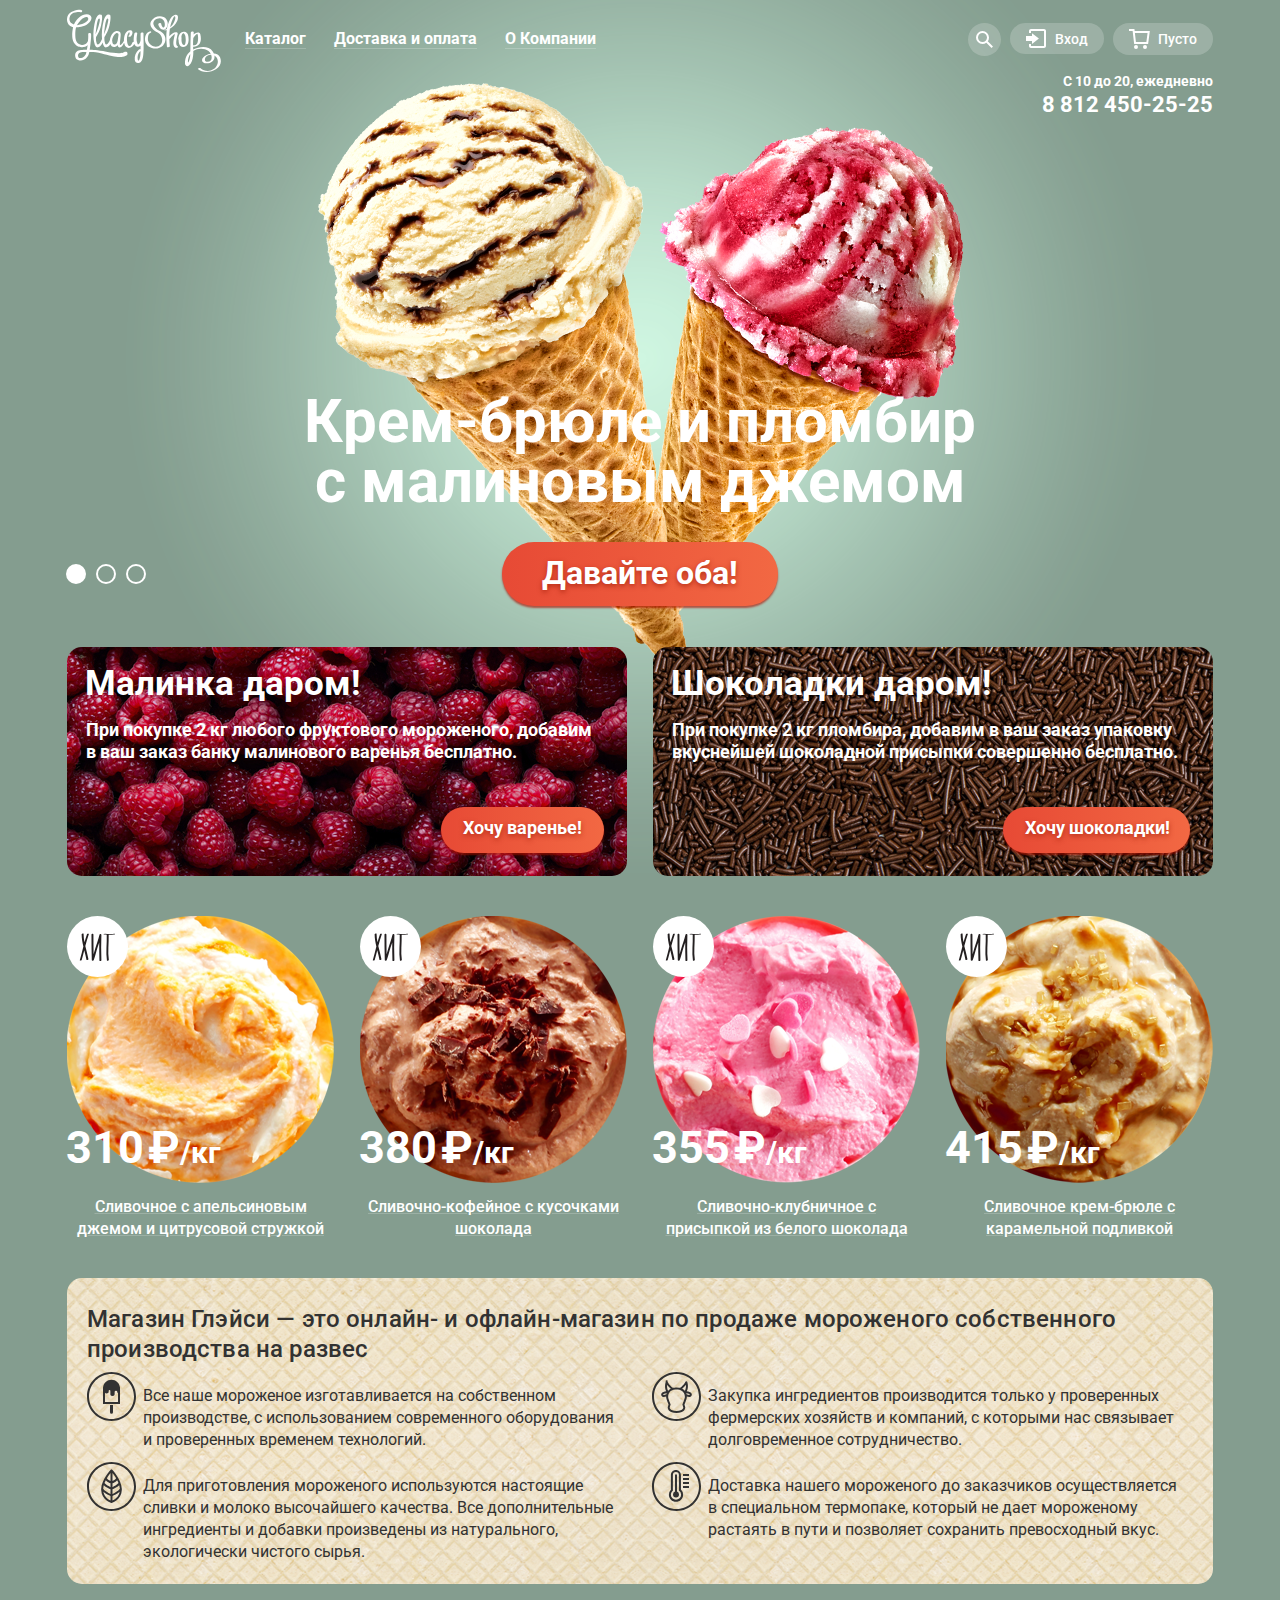
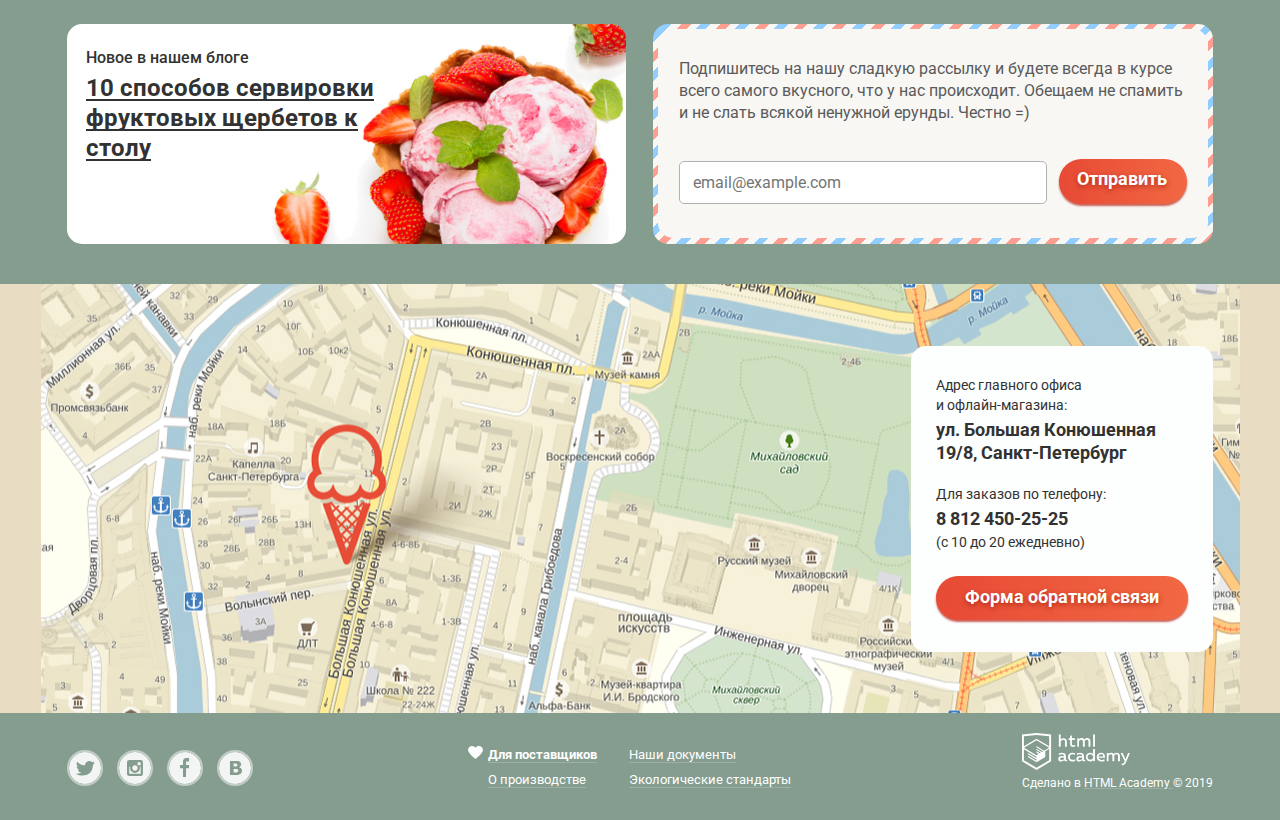
<file: index.html>
<!DOCTYPE html>
<html lang="ru">
  <head>
    <meta charset="utf-8">
    <title>HTML Academy: Глейси</title>
    <link 
    href="https://fonts.googleapis.com/css?family=Roboto:400,500,700&display=swap&subset=cyrillic" 
    rel="stylesheet">
    <link href="css/normalize.css" rel="stylesheet">
    <link href="css/style.min.css" rel="stylesheet">
  </head>
  <body class="bckg1">
    <header class="main-header container">
      <nav class="main-navigation">
        <a  class="main-navigation-logo">
          <img src="img/logo.svg" width="154" height="64"
          alt="Логотип «Глейси»">
        </a>
        <ul class="site-navigation">
          <li class="item-site-navigation">
            <a class="site-navigation-button" href="catalog.html">
              <span>Каталог</span>
            </a>
            <div class="hidden-popup">
              <ul class="pop-up">
                <li class="pop-up-item"><a href="">Новинки</a></li>
                <li class="pop-up-item"><a href="catalog.html">Сливочное</a> </li>
                <li class="pop-up-item"><a href="">Щербеты</a> </li>
                <li class="pop-up-item"><a href="">Фруктовый лед</a> </li>
                <li class="pop-up-item"><a href="">Мелорин</a> </li>
              </ul>
            </div>
          </li>
          <li class="item-site-navigation">
            <a class="site-navigation-button" href="Shipping-and-payment.html">
              <span>Доставка и оплата</span>
            </a>
          </li>
          <li class="item-site-navigation">
            <a class="site-navigation-button" href="about-company.html">
              <span>О Компании</span>
            </a>
          </li>
        </ul>
        <ul class="user-navigation">
          <li class="item-user-navigation">
            <a  class="user-button" href="#" aria-label="Поиск по сайту">
              <svg xmlns="http://www.w3.org/2000/svg" xmlns:xlink="http://www.w3.org/1999/xlink" 
              width="17" height="17" viewBox="0 0 17 17"><path d="M16.958 15.527L11.75 
              10.32A6.455 6.455 0 0 0 13 6.5 6.5 6.5 0 1 0 6.5 13a6.465 6.465 0 0 0 
              3.839-1.263l5.205 5.204 1.414-1.414zM6.5 11C4.019 11 2 8.981 2 6.5S4.019 2 6.5 2 11 
              4.019 11 6.5 8.981 11 6.5 11z"/></svg>
            </a>
            <div class="hidden-popup">
              <div class="pop-up">
                <h2 class="visually-hidden">Поиск по сайту</h2>
                <form class="pop-up-form" action="https://echo.htmlacademy.ru" method="POST">
                  <input type="text" name="search" placeholder="Крем-брюле">
                </form>
              </div>
            </div>
          </li>
          <li class="item-user-navigation">
            <a class="user-button" href="#" aria-label="Личный кабинет">
              <svg xmlns="http://www.w3.org/2000/svg" xmlns:xlink="http://www.w3.org/1999/xlink" 
              width="21" height="19" viewBox="0 0 21 19"><g><path d="M6 14.875L12.917 
              9.5 6 4.125v2.917H-.042v4.917H6z"/><path d="M18 0H5C3.9 0 3 .9 3 
              2v2h2V2h13v15H5v-2H3v2c0 1.1.9 2 2 2h13c1.1 0 2-.9 2-2V2c0-1.1-.9-2-2-2z"/>
              </g></svg>
               <span>Вход</span>
            </a>
            <div class="hidden-popup">
              <div class="pop-up">
                <form class="pop-up-form" action="https://echo.htmlacademy.ru" method="POST">
                  <input type="email" name="email" placeholder="email@example.com">
                  <input type="password" name="password" placeholder="••••••••">
                  <div class="one-row">
                      <button class="button" type="submit">Войти</button>
                      <div class="one-column-popap">
                        <a href="#" aria-label="Восстановление пароля">
                          Забыли пароль?
                        </a>
                        <a href="#" aria-label="Страница регистрации">
                          Новая регистрация
                        </a>
                      </div>
                  </div>
                </form>
              </div>
            </div>
          </li>
          <li class="item-user-navigation">
            <a class="user-button" href="#" aria-label="Ваша корзина товаров">
              <svg xmlns="http://www.w3.org/2000/svg" width="21" height="20" 
              viewBox="0 0 21 20"><g><path d="M5.657 2.031L5.422 0H0v2h3.64l1.5 
              13h13.988l1.699-12.969H5.657zM17.372 13H6.922L5.888 4.031h12.66L17.372 13z"/>
              <circle cx="6.984" cy="18" r="2"/><circle cx="15.984" cy="18" r="2"/></g></svg>
              <span>Пусто</span> 
            </a>
          </li>
        </ul>
      </nav>
      <div class="working-hours">
        <p>С 10 до 20, ежедневно</p>
        <a href="tel:88124502525">8 812 450-25-25</a>
      </div>
    </header>
    <main>
      <h1 class="visually-hidden">Глейси</h1>
      <section class="best-deal container">
        <h2 class="visually-hidden">Лучшие предложения</h2>
        <ul class="best-deal-list">
          <li class="best-deal-item">
            <figure>
              <img src="img/two-ice-creams.png" width="1045" height="881"
              alt="Крем-брюле и пломбир с малиновым джемом">
              <figcaption>
                <h3>Крем-брюле и пломбир с малиновым джемом</h3>
                <a class="button" href="#" 
                  aria-label="Ваша корзина товаров">Давайте оба!</a>
              </figcaption>
            </figure>
          </li>
          <li class="best-deal-item">
            <figure>
              <img src="img/two-ice-creams-2.png" width="1065" height="859"
              alt="Шоколадный пломбир и лимонный сорбет ">
              <figcaption>
                <h3>Шоколадный пломбир и лимонный сорбет </h3>
                <a class="button" href="#" 
                  aria-label="Ваша корзина товаров">Давайте оба!</a>
              </figcaption>
            </figure>
          </li>
          <li class="best-deal-item">
            <figure>
              <img src="img/two-ice-creams-3.png" width="1079" height="854"
              alt="Пломбир с помадкой и клубничный щербет">
              <figcaption>
                <h3>Пломбир с помадкой и клубничный щербет</h3>
                <a class="button" href="#" 
                  aria-label="Ваша корзина товаров">Давайте оба!</a>
              </figcaption>
            </figure>
          </li>
        </ul>
        <ul class="slider">
          <li class="slider-item slider-default">
            <button class="slider-switch1 slider-default" type="button" aria-label="Первое предложение"></button>
          </li>
          <li class="slider-item">
            <button class="slider-switch2" type="button" aria-label="Второе предложение"></button>
          </li>
          <li class="slider-item">
            <button class="slider-switch3" type="button" aria-label="Третье предложение"></button>
          </li>
        </ul>
      </section>
      <section class="stocks-container container">
        <h2 class="visually-hidden">Акции</h2>
        <ul class="stocks">
          <li class="raspberry">
            <h3>Малинка даром!</h3>
            <p>При покупке 2 кг любого фруктового мороженого, добавим в ваш 
              заказ банку малинового варенья бесплатно.
            </p>
            <a  class="button" href="catalog.html" 
            aria-label="Каталог товаров">
              Хочу варенье!
            </a>
          </li>
          <li class="chocolate">
            <h3>Шоколадки даром!</h3>
            <p>При покупке 2 кг пломбира, добавим в ваш заказ упаковку 
              вкуснейшей шоколадной присыпки совершенно бесплатно.
            </p>
            <a class="button" href="catalog.html" 
            aria-label="Каталог товаров">
              Хочу шоколадки!
            </a>
          </li>
        </ul>
      </section>
      <section class="bestsellers container">
        <h2 class="visually-hidden">Хиты продаж!</h2>
        <ul class="product-list">
          <li class="product-item">
            <a class="hideaway" href="item1.html" aria-label="Страница товара 
            «Сливочное с апельсиновым джемом и цитрусовой стружкой»">
              <figure>
                <img src="img/1.png" width="267" height="267" 
                alt="Сливочное с апельсиновым джемом и цитрусовой стружкой">
                <img src="img/hit.svg" width="61" height="61" alt="Хит">
                <figcaption>
                  <h3>Сливочное с апельсиновым джемом и цитрусовой стружкой</h3>
                  <p>310 &#8381;<span>/кг</span></p>
                </figcaption>
              </figure>
              <div class="button">Быстрый просмотр</div>
            </a>
          </li>
          <li class="product-item">
            <a class="hideaway" href="item2.html" aria-label="Страница товара 
            «Сливочно-кофейное с кусочками шоколада»">
              <figure>
                <img src="img/2.png" width="267" height="267" 
                alt="Сливочно-кофейное с кусочками шоколада">
                <img src="img/hit.svg" width="61" height="61" alt="Хит">
                <figcaption>
                  <h3>Сливочно-кофейное с кусочками шоколада</h3>
                  <p>380 &#8381;<span>/кг</span></p>
                </figcaption>
              </figure>
              <div class="button">Быстрый просмотр</div>
            </a>
          </li>
          <li class="product-item">
            <a class="hideaway" href="item3.html" aria-label="Страница товара 
            «Сливочно-клубничное с присыпкой из белого шоколада»">
              <figure>
                <img src="img/3.png" width="267" height="267" 
                alt="Сливочно-клубничное с присыпкой из белого шоколада"> 
                <img src="img/hit.svg" width="61" height="61" alt="Хит">
                <figcaption>
                  <h3>Сливочно-клубничное с присыпкой из белого шоколада</h3>
                  <p>355 &#8381;<span>/кг</span></p>
                </figcaption>
              </figure>
              <div class="button">Быстрый просмотр</div>
            </a>
          </li>
          <li class="product-item">
            <a class="hideaway" href="item4.html" aria-label="Страница товара 
            «Сливочное крем-брюле с карамельной подливкой»">
              <figure>
                <img src="img/4.png" width="267" height="267" 
                alt="Сливочное крем-брюле с карамельной подливкой">
                <img src="img/hit.svg" width="61" height="61" alt="Хит">
                <figcaption>
                  <h3>Сливочное крем-брюле с карамельной подливкой</h3>
                  <p>415 &#8381;<span>/кг</span></p>
                </figcaption>
              </figure>
              <div class="button">Быстрый просмотр</div>
            </a>
          </li>
        </ul>
      </section>
      <section class="container">
        <div class="advantages">
        <h2 class="visually-hidden">Преимущества</h2>
        <p>
          Магазин Глэйси — это онлайн- и офлайн-магазин по продаже мороженого 
          собственного производства на развес
        </p>
        <ul>
          <li class="advantages-item">
            <img src="img/ice-cream.svg" width="49" height="49" alt="Мороженко">
            <p>
              Все наше мороженое изготавливается на собственном 
              производстве, с использованием современного оборудования и 
              проверенных временем технологий.
            </p>
          </li>
          <li class="advantages-item">
            <img src="img/cow.svg" width="49" height="49" alt="Корова">
            <p>
              Закупка ингредиентов  производится только у проверенных 
              фермерских хозяйств и компаний, с которыми нас связывает 
              долговременное сотрудничество.
            </p>
          </li>
          <li class="advantages-item">
            <img src="img/leaf.svg" width="49" height="49" alt="Листочек">
            <p>
              Для приготовления мороженого используются настоящие сливки и 
              молоко высочайшего качества. Все дополнительные ингредиенты и 
              добавки произведены из натурального, экологически чистого сырья. 
            </p>
          </li>
          <li class="advantages-item">
            <img src="img/thermometer.svg" width="49" height="49" alt="Градусник">
            <p>
              Доставка нашего мороженого до заказчиков осуществляется в 
              специальном термопаке, который не дает мороженому растаять в 
              пути и позволяет сохранить превосходный вкус.
            </p>
          </li>
        </ul>
      </div>
      </section>
      <div class="one-row container">
        <article class="advertising">
          <h2>Новое в нашем блоге</h2>
          <a href="#" aria-label="Переход на сторонний сайт">
            10 способов сервировки <br>фруктовых щербетов к <br>столу
          </a>
        </article>
        <section class="subscription">
          <div class="border-bgr">
            <h2 class="visually-hidden">Подписка</h2>
            <p>
              Подпишитесь на нашу сладкую рассылку и будете всегда в курсе всего 
              самого вкусного, что у нас происходит. Обещаем не спамить и не слать 
              всякой ненужной ерунды. Честно =) 
            </p>
            <form  class="one-row" action="https://echo.htmlacademy.ru" method="POST">
              <input type="email" name="email" placeholder="email@example.com">
              <button class="button" type="submit">Отправить</button>
            </form>
          </div>
        </section>
      </div>
      <section id="map" class="contacts">
        <h2 class="visually-hidden">Как до нас добраться</h2>
        <div>
          <p>
          Адрес главного офиса<br>
          и офлайн-магазина:
            <span>
              ул. Большая Конюшенная 19/8, Санкт-Петербург
            </span>
          </p>
          <p>
            Для заказов по телефону:<br>
            <a href="tel:88124502525">
              8 812 450-25-25
            </a>
            (с 10 до 20 ежедневно)
          </p>
          <a class="button modal-open" href="#" aria-label="Обратная связь">Форма обратной связи</a>
        </div> 
      </section> 
    </main>
    <footer class="main-footer container">
      <ul class="social-network">
        <li class="social-network-item">
          <a href="https://twitter.com" aria-label="Глейси в Твиттере">
            <svg xmlns="http://www.w3.org/2000/svg" width="32" height="32" 
            viewBox="0 0 32 32"><path d="M16 0C7.164 0 0 7.164 0 16c0 
            8.837 7.164 16 16 16 8.837 0 16-7.163 16-16 0-8.836-7.163-16-16-16zm7.944 
            12.809c-.251 6.516-3.463 10.832-10.992 10.702h-.486c-.447 0-4.543-.443-5.344-1.823 
            2.479.19 4.247-.406 5.12-1.136-1.048-.289-2.923-.461-3.251-2.848.384.104.618.221 
            1.299.113-1.307-.824-2.758-1.519-2.679-3.643.311.317 1.164.518 
            1.46.457-.768-.233-2.149-3.244-.974-4.781 1.984 1.79 4.075 3.482 7.804 3.643.227-2.214 
            1.24-3.699 3.168-4.325 1.84-.479 3.255.26 3.901 1.138.737-.224 1.453-.466 
            2.193-.685-.004.833-.569 1.463-.935 1.709.747.165 1.423-.475 
            1.423-.475-.184.963-1.094 1.725-1.707 1.954z"/></svg>
          </a>
        </li>
        <li class="social-network-item">
          <a href="https://www.instagram.com" aria-label="Глейси в Инстаграме">
            <svg xmlns="http://www.w3.org/2000/svg" width="32" height="32" viewBox="0 0 32 32">
            <g><path d="M20.916 16a4.938 4.938 0 1 1-9.877 
            0c0-.394.051-.773.138-1.14h-.897v6.838h11.396V14.86h-.897c.086.367.137.746.137 1.14z"/>
            <path d="M15.978 18.659c1.466 0 2.659-1.193 2.659-2.659s-1.193-2.659-2.659-2.659c-1.466 
            0-2.659 1.193-2.659 2.659s1.192 2.659 2.659 2.659zM18.637 10.302h3.039v3.039h-3.039z"/>
            <path d="M16 0C7.164 0 0 7.164 0 16c0 8.837 7.164 16 16 16 8.837 0 16-7.163 16-16 
            0-8.836-7.163-16-16-16zm7.955 21.698a2.285 2.285 0 0 1-2.279 2.279H10.279A2.285 
            2.285 0 0 1 8 21.698V10.302a2.286 2.286 0 0 1 2.279-2.279h11.396a2.286 2.286 0 0 1 
            2.279 2.279v11.396z"/></g>
            </svg>
          </a>
        </li>
        <li class="social-network-item">
          <a href="https://ru-ru.facebook.com" aria-label="Глейси в Фейсбуке">
            <svg xmlns="http://www.w3.org/2000/svg" width="32" height="32" viewBox="0 0 32 32">
            <path d="M16 0C7.164 0 0 7.163 0 16s7.164 16 16 16c8.837 0 16-7.164 
            16-16S24.837 0 16 0zm4.062 
            9.455h-3.021v3.444h3.021v3.445h-3.021v8.61H14.02v-8.61H11v-3.445h3.021V9.455c0-1.902 
            1.353-3.445 3.021-3.445h3.021v3.445z"/></svg>
          </a>
        </li>
        <li class="social-network-item">
          <a href="https://vk.com" aria-label="Глейси во Вконтакте">
            <svg xmlns="http://www.w3.org/2000/svg" width="32" height="32" viewBox="0 0 32 32">
            <g><path d="M16.637 
            14.495c.402-.019.719-.082.951-.188.326-.145.54-.33.641-.559.101-.229.15-.496.15-.797 
            0-.232-.058-.465-.174-.697-.116-.232-.322-.405-.617-.517-.264-.1-.592-.155-.984-.165a76.242 
            76.242 0 0 0-1.652-.014h-.339v2.965h.565c.571 0 1.057-.009 
            1.459-.028zM18.118 17.084c-.282-.081-.672-.125-1.166-.132a127.97 127.97 0 0 
            0-1.55-.009h-.79v3.493h.264c1.014 0 1.74-.003 2.18-.009a3.2 3.2 0 0 0 
            1.212-.245c.377-.157.633-.364.774-.625s.214-.562.214-.9c0-.446-.088-.788-.261-1.03-.17-.241-.464-.423-.877-.543z"/>
            <path d="M16 0C7.164 0 0 7.164 0 16c0 8.837 7.164 16 16 16 8.837 0 16-7.163 16-16 
            0-8.836-7.163-16-16-16zm6.602 20.531a3.73 3.73 0 0 1-1.124 
            1.327c-.552.415-1.161.71-1.823.886s-1.501.264-2.519.264h-6.121V8.987h5.443c1.13 0 
            1.957.038 2.48.113a5.126 5.126 0 0 1 1.561.5c.533.27.929.632 
            1.189 1.087.26.455.392.975.392 1.558 0 .678-.179 1.278-.536 1.795-.358.518-.863.92-1.517 
            1.208v.075c.917.182 1.642.559 2.179 1.13.537.571.807 1.325.807 2.261 
            0 .678-.138 1.283-.411 1.817z"/></g></svg>
          </a>
        </li>
      </ul>
      <div class="information">
        <img src="img/heart.svg" width="15" height="13" alt="Сердечко">
        <ul>
          <li>
            <a href="#" aria-label="Информация для поставщиков">
              <b>Для поставщиков</b>
            </a>
          </li>
          <li>
            <a href="#" aria-label="Наши документы">
              Наши документы
            </a>
          </li>
          <li>
              <a href="#" aria-label="О нашем производстве">
                О производстве
              </a>
          </li>
          <li>
            <a href="#" aria-label="Экологические стандарты фирмы">
              Экологические стандарты
            </a>
          </li>
        </ul>
      </div>
      <div class="copyright">
        <a href="https://htmlacademy.ru" aria-label="Сайт HTML Academy">
          <img src="img/logo-htmlacademy.svg" width="108" height="39" 
          alt="Мини-логотип HTML Academy">
        </a>
        <p>
          Сделано в
          <a href="https://htmlacademy.ru" aria-label="Сайт HTML Academy">
            HTML Academy
          </a>
          &copy; 2019
        </p>
      </div>
    </footer>
    <div class="without-overlay"></div>
    <section class="modal pop-up"> 
      <h2 class="visually-hidden">Обратная связь</h2>
      <p>Мы обязательно вам ответим!</p>
      <form class="pop-up-form modal-form" action="https://echo.htmlacademy.ru" method="POST">
        <input type="text" name="name" placeholder="Имя Фамилия">
        <input type="email" name="email" placeholder="email@example.com">
        <textarea name="comment" cols="40" rows="5" placeholder="В свободной форме"></textarea>
        <div class="modal-button">
          <button class="button" type="submit">Отправить</button>
        </div>
      </form>
      <button class="modal-close" type="button">
        <span class="visually-hidden">Закрыть</span>
      </button>
    </section>
    <script 
    src="https://api-maps.yandex.ru/2.1/?apikey=ae67ae22-991e-48ae-81f9-8cb7e880d4fe&lang=ru_RU">
    </script>
    <script src="js/script.min.js"></script>
  </body>
</html>
</file>
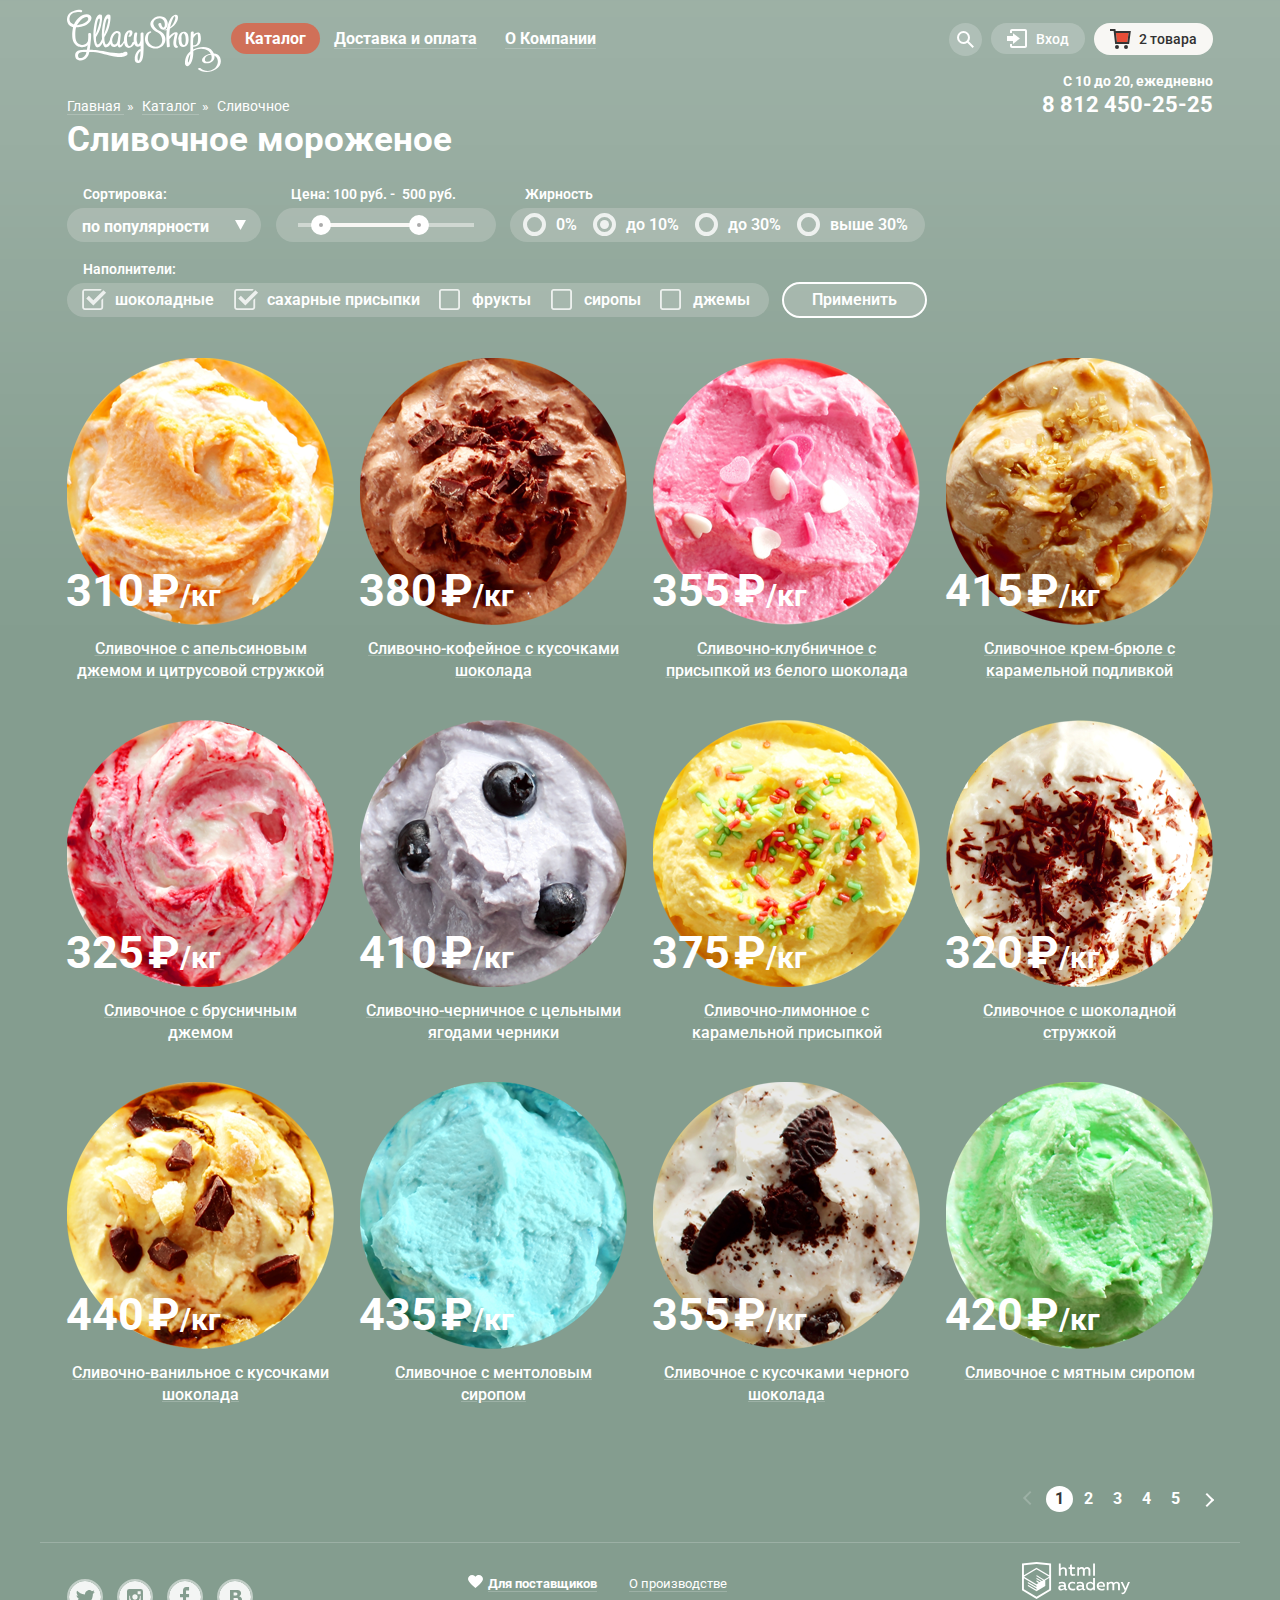
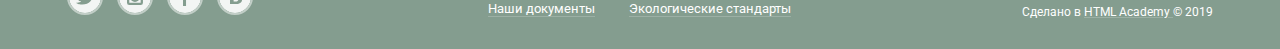
<file: catalog.html>
<!DOCTYPE html>
<html lang="ru">
  <head>
    <meta charset="utf-8">
    <title>HTML Academy: Глейси</title>
    <link 
    href="https://fonts.googleapis.com/css?family=Roboto:400,500,700&display=swap&subset=cyrillic" 
    rel="stylesheet">
    <link href="css/normalize.css" rel="stylesheet">
    <link href="css/style.min.css" rel="stylesheet">
  </head>
  <body class="backlight bckg1">
    <header class="main-header container">
      <nav class="main-navigation">
        <a class="main-navigation-logo" href="index.html" aria-label="Главная страница Глейси">
          <img src="img/logo.svg" width="154" height="64" 
          alt="Логотип «Глейси»">
        </a>
        <ul class="site-navigation">
          <li class="item-site-navigation">
            <a class="site-navigation-button this-page-nav" href="catalog.html">
              <span>Каталог</span>
            </a>
            <div class="hidden-popup">
              <ul class="pop-up">
                <li class="pop-up-item"><a href="">Новинки</a></li>
                <li class="this-page pop-up-item"><a href="">Сливочное</a> </li>
                <li class="pop-up-item"><a href="">Щербеты</a> </li>
                <li class="pop-up-item"><a href="">Фруктовый лед</a> </li>
                <li class="pop-up-item"><a href="">Мелорин</a> </li>
              </ul>
            </div>
          </li>
          <li class="item-site-navigation">
            <a class="site-navigation-button" href="Shipping-and-payment.html">
              <span>Доставка и оплата</span>
            </a>
          </li>
          <li class="item-site-navigation">
            <a class="site-navigation-button" href="about-company.html">
              <span>О Компании</span>
            </a>
          </li>
        </ul>
        <ul class="user-navigation">
          <li class="item-user-navigation">
            <a class="user-button" href="#" aria-label="Поиск по сайту">
              <svg xmlns="http://www.w3.org/2000/svg" xmlns:xlink="http://www.w3.org/1999/xlink" 
              width="17" height="17" viewBox="0 0 17 17"><path d="M16.958 15.527L11.75 
              10.32A6.455 6.455 0 0 0 13 6.5 6.5 6.5 0 1 0 6.5 13a6.465 6.465 0 0 0 
              3.839-1.263l5.205 5.204 1.414-1.414zM6.5 11C4.019 11 2 8.981 2 6.5S4.019 2 6.5 2 11 
              4.019 11 6.5 8.981 11 6.5 11z"/></svg>
            </a>
            <div class="hidden-popup">
              <div class="pop-up">
                <h2 class="visually-hidden">Поиск по сайту</h2>
                <form class="pop-up-form" action="https://echo.htmlacademy.ru" method="POST">
                  <input type="text" name="search" placeholder="Что ищем?">
                </form>
              </div>
            </div>
          </li>
          <li class="item-user-navigation">
            <a class="user-button" href="#" aria-label="Личный кабинет">
              <svg xmlns="http://www.w3.org/2000/svg" xmlns:xlink="http://www.w3.org/1999/xlink" 
              width="21" height="19" viewBox="0 0 21 19"><g><path d="M6 14.875L12.917 
              9.5 6 4.125v2.917H-.042v4.917H6z"/><path d="M18 0H5C3.9 0 3 .9 3 
              2v2h2V2h13v15H5v-2H3v2c0 1.1.9 2 2 2h13c1.1 0 2-.9 2-2V2c0-1.1-.9-2-2-2z"/>
              </g></svg>
              <span>Вход</span>
            </a>
            <div class="hidden-popup">
              <div class="pop-up">
                <form class="pop-up-form" action="https://echo.htmlacademy.ru" method="POST">
                  <input type="email" name="email" placeholder="Электронная почта">
                  <input type="password" name="password" placeholder="Пароль">
                  <div class="one-row">
                    <button class="button" type="submit">Войти</button>
                    <div class="one-column-popap">
                      <a href="#" aria-label="Восстановление пароля">
                        Забыли пароль?
                      </a>
                      <a href="#" aria-label="Страница регистрации">
                        Новая регистрация
                      </a>
                    </div>
                  </div>
                </form>
              </div>
            </div>
          </li>
          <li class="item-user-navigation">
            <a class="user-button basket-user-navigation" href="#" aria-label="Ваша корзина товаров">
              <svg xmlns="http://www.w3.org/2000/svg" width="21" height="20" 
              viewBox="0 0 21 20"><g><path d="M5.657 2.031L5.422 0H0v2h3.64l1.5 
              13h13.988l1.699-12.969H5.657zM17.372 13H6.922L5.888 4.031h12.66L17.372 13z"/>
              <circle cx="6.984" cy="18" r="2"/><circle cx="15.984" cy="18" r="2"/></g></svg>
              <svg xmlns="http://www.w3.org/2000/svg" width="21" height="20" viewBox="0 0 21 20">
              <path fill="#E84D37" d="M5.888 4.031L6.922 13h10.45l1.176-8.969z"/><circle 
              fill="#343434" cx="6.984" cy="18" r="2"/><circle fill="#343434" cx="15.984" 
              cy="18" r="2"/><path fill="#343434" d="M5.657 2.031L5.422 0H0v2h3.64l1.5 
              13h13.988l1.699-12.969H5.657zM17.372 13H6.922L5.888 4.031h12.66L17.372 13z"/></svg>
              <span>2 товара</span>
            </a>
            <div class="hidden-popup">
              <div class="pop-up">
                <h2 class="visually-hidden">Ваша корзина товаров</h2>
                <ul class="pop-up-list">
                  <li>
                    <a href="item1.html" aria-label="Страница товара
                    «Сливочное с апельсиновым джемом и цитрусовой стружкой»">
                      <img src="img/1.png" width="34" height="34"
                      alt="Фото пломбира с апельсиновым джемом">
                      <span>Пломбир с апельсиновым джемом</span> 
                    </a>
                    <p>1,5 кг х 200 руб.</p>
                    <p>300 руб</p>
                  </li>
                  <li>
                    <a href="item3.html" aria-label="Страница товара
                    «Сливочно-клубничное с присыпкой из белого шоколада»">
                      <img src="img/3.png" width="34" height="34"
                      alt="Фото клубничного пломбира с присыпкой">
                      <span>Клубничный пломбир с присыпкой из белого шоколада</span>
                    </a>
                    <p>1,5 кг х 300 руб.</p>
                    <p>450 руб</p>
                  </li>
                </ul>
                <p class="price">Итого: 750 руб.</p>
                <button class="button basket-button" type="button">Оформить заказ</button>
              </div>
            </div>
          </li>
        </ul>
      </nav>
      <div class="working-hours working-hours-catalog">
        <p>С 10 до 20, ежедневно</p>
        <a href="tel:88124502525">8 812 450-25-25</a>
      </div>
    </header>
    <main class="main-catalog">
      <h1 class="visually-hidden">Каталог</h1>
      <nav  class="bread-crumbs container">
        <ul>
          <li>
            <a href="index.html" aria-label="Главная страница Глейси">
              Главная
            </a>
            <span>»</span>
          </li>
          <li>
            <a href="catalog.html" aria-label="Страница каталога">
              Каталог
            </a>
            <span>»</span>
          </li>
          <li>
            <a class="disabled" href="" aria-label="Сливочное мороженое">
                Сливочное
            </a>
          </li>
        </ul>
      </nav>
      <section class="container">
        <h2 class="page-title">Сливочное мороженое</h2>
        <h3 class="visually-hidden">Фильтр</h3>
        <form class="filter" action="https://echo.htmlacademy.ru" method="GET">
          <fieldset class="filter-select">
            <legend>Сортировка:</legend>
            <select class="filter-item filter-item-select" name="sorting">
              <option value="by-popularity">по популярности</option>
              <option value="price-increase">сначала недорогие</option>
              <option value="price-decrease">сначала дорогие</option>
              <option value="price-decrease">по жирности</option>
            </select>
          </fieldset>
          <fieldset class="filter-range">
            <legend class="range-legend">
              <span>Цена:</span> 
              <input type="text" name="search" value="100">
              <span>руб. -</span> 
              <input type="text" name="search" value="500">
              <span>руб.</span>
            </legend>
            <div class="filter-item range-controls">
              <input class="visually-hidden" type="range" min="100" max="500">
              <input class="visually-hidden" type="range" min="100" max="500">
              <div class="scale">
                <div class="bar"></div>
              </div>
              <div class="range-toggle range-toggle-min"></div>
              <div class="range-toggle range-toggle-max"></div>
            </div>
          </fieldset>
          <fieldset class="filter-radio">
            <legend>Жирность</legend>
            <div class="filter-item  filter-item-radio">
              <input class="visually-hidden filter-input-radio" type="radio"
              name="fat-content" value="0%" id="filter-zero">
              <label for="filter-zero">0%</label>
              <input class="visually-hidden filter-input-radio" 
              type="radio" name="fat-content" value="to-10%" id="filter-ten" checked>
              <label for="filter-ten">до 10%</label>
              <input class="visually-hidden filter-input-radio" type="radio" 
              name="fat-content" value="to-30%" id="filter-thirty">
              <label for="filter-thirty">до 30%</label>
              <input class="visually-hidden filter-input-radio" type="radio" 
              name="fat-content" value="from-30%" id="filter-above-thirty">
              <label for="filter-above-thirty">выше 30%</label>
            </div>
          </fieldset>
          <fieldset class="filter-checkbox">
          <legend>Наполнители:</legend>
            <div class="filter-item   filter-item-checkbox">
              <input class="visually-hidden filter-input-checkbox" type="checkbox" 
              name="chocolate" checked id="filter-chocolate">
              <label for="filter-chocolate">шоколадные</label>
              <input class="visually-hidden filter-input-checkbox" type="checkbox" 
              name="sugar-powders" checked id="filter-sugar-powders">
              <label for="filter-sugar-powders">сахарные присыпки</label>
              <input class="visually-hidden filter-input-checkbox" type="checkbox" 
              name="fruits" id="filter-fruits">
              <label for="filter-fruits">фрукты</label>
              <input class="visually-hidden filter-input-checkbox" type="checkbox" 
              name="syrups" id="filter-syrups">
              <label for="filter-syrups">сиропы</label>
              <input class="visually-hidden filter-input-checkbox" type="checkbox" 
              name="jams" id="filter-jams">
              <label for="filter-jams">джемы</label>
            </div>
          </fieldset>
          <button class="filter-button" type="submit">Применить</button>
        </form>
        <ul class="product-list">
          <li class="product-item">
            <a class="hideaway" href="item1.html" aria-label="Страница товара 
            «Сливочное с апельсиновым джемом и цитрусовой стружкой»">
              <figure>
                <img src="img/1.png" width="267" height="267" 
                alt="Сливочное с апельсиновым джемом и цитрусовой стружкой">
                <figcaption>
                  <h3>Сливочное с апельсиновым джемом и цитрусовой стружкой</h3>
                  <p>310 &#8381;<span>/кг</span></p>
                </figcaption>
              </figure>
              <div class="button">Быстрый просмотр</div>
            </a>
          </li>
          <li class="product-item">
            <a class="hideaway" href="item2.html" aria-label="Страница товара 
            «Сливочно-кофейное с кусочками шоколада»">
              <figure>
                <img src="img/2.png" width="267" height="267" 
                alt="Сливочно-кофейное с кусочками шоколада">
                <figcaption>
                  <h3>Сливочно-кофейное с кусочками шоколада</h3>
                  <p>380 &#8381;<span>/кг</span></p>
                </figcaption>
              </figure>
              <div class="button">Быстрый просмотр</div>
            </a>
          </li>
          <li class="product-item">
            <a class="hideaway" href="item3.html" aria-label="Страница товара 
            «Сливочно-клубничное с присыпкой из белого шоколада»">
              <figure>
                <img src="img/3.png" width="267" height="267" 
                alt="Сливочно-клубничное с присыпкой из белого шоколада">
                <figcaption>
                  <h3>Сливочно-клубничное с присыпкой из белого шоколада</h3>
                  <p>355 &#8381;<span>/кг</span></p>
                </figcaption>
              </figure>
              <div class="button">Быстрый просмотр</div>
            </a>
          </li>
          <li class="product-item">
            <a class="hideaway" href="item4.html" aria-label="Страница товара 
            «Сливочное крем-брюле с карамельной подливкой»">
              <figure>
                <img src="img/4.png" width="267" height="267" 
                alt="Сливочное крем-брюле с карамельной подливкой">
                <figcaption>
                  <h3>Сливочное крем-брюле с карамельной подливкой</h3>
                  <p>415 &#8381;<span>/кг</span></p>
                </figcaption>
              </figure>
              <div class="button">Быстрый просмотр</div>
            </a>
          </li>
          <li class="product-item">
            <a class="hideaway" href="item5.html" aria-label="Страница товара 
            «Сливочное с брусничным джемом»">
              <figure>
                <img src="img/5.png" width="267" height="267"
                alt="Сливочное с брусничным джемом">
                <figcaption>
                  <h3>Сливочное с брусничным джемом</h3>
                  <p>325 &#8381;<span>/кг</span></p>
                </figcaption>
              </figure>
              <div class="button">Быстрый просмотр</div>
            </a>
          </li>
          <li class="product-item">
            <a class="hideaway" href="item6.html" aria-label="Страница товара 
            «Сливочно-черничное с цельными ягодами черники»">
              <figure>
                <img src="img/6.png" width="267" height="267"
                alt="Сливочно-черничное с цельными ягодами черники">
                <figcaption>
                  <h3>Сливочно-черничное с цельными ягодами черники</h3>
                  <p>410 &#8381;<span>/кг</span></p>
                </figcaption>
              </figure>
              <div class="button">Быстрый просмотр</div>
            </a>
          </li>
          <li class="product-item">
            <a class="hideaway" href="item7.html" aria-label="Страница товара 
            «Сливочно-лимонное с карамельной присыпкой»">
              <figure>
                <img src="img/7.png" width="267" height="267"
                alt="Сливочно-лимонное с карамельной присыпкой">
                <figcaption>
                  <h3>Сливочно-лимонное с карамельной присыпкой</h3>
                  <p>375 &#8381;<span>/кг</span></p>
                </figcaption>
              </figure>
              <div class="button">Быстрый просмотр</div>
            </a>
          </li>
          <li class="product-item">
            <a class="hideaway" href="item8.html" aria-label="Страница товара 
            «Сливочное с шоколадной стружкой»">
              <figure>
                <img src="img/8.png" width="267" height="267"
                alt="Сливочное с шоколадной стружкой">
                <figcaption>
                  <h3>Сливочное с шоколадной стружкой</h3>
                  <p>320 &#8381;<span>/кг</span></p>
                </figcaption>
              </figure>
              <div class="button">Быстрый просмотр</div>
            </a>
          </li>
          <li class="product-item">
            <a class="hideaway" href="item9.html" aria-label="Страница товара 
            «Сливочно-ванильное с кусочками шоколада»">
              <figure>
                <img src="img/9.png" width="267" height="267"
                alt="Сливочно-ванильное с кусочками шоколада">
                <figcaption>
                  <h3>Сливочно-ванильное с кусочками шоколада</h3>
                  <p>440 &#8381;<span>/кг</span></p>
                </figcaption>
              </figure>
              <div class="button">Быстрый просмотр</div>
            </a>
          </li>
          <li class="product-item">
            <a class="hideaway" href="item10.html" aria-label="Страница товара 
            «Сливочноe с ментоловым сиропом»">
              <figure>
                <img src="img/10.png" width="267" height="267"
                alt="Сливочноe с ментоловым сиропом">
                <figcaption>
                  <h3>Сливочноe с ментоловым сиропом</h3>
                  <p>435 &#8381;<span>/кг</span></p>
                </figcaption>
              </figure>
              <div class="button">Быстрый просмотр</div>
            </a>
          </li>
          <li class="product-item">
            <a class="hideaway" href="item11.html" aria-label="Страница товара 
            «Сливочное с кусочками черного шоколада»">
              <figure>
                <img src="img/11.png" width="267" height="267"
                alt="Сливочное с кусочками черного шоколада">
                <figcaption>
                  <h3>Сливочное с кусочками черного шоколада</h3>
                  <p>355 &#8381;<span>/кг</span></p>
                </figcaption>
              </figure>
              <div class="button">Быстрый просмотр</div>
            </a>
          </li>
          <li class="product-item">
            <a class="hideaway" href="item12.html" aria-label="Страница товара 
            «Сливочное с мятным сиропом»">
              <figure>
                <img src="img/12.png" width="267" height="267"
                alt="Сливочное с мятным сиропом">
                <figcaption>
                  <h3>Сливочное с мятным сиропом</h3>
                  <p class="personal">420 &#8381;<span>/кг</span></p>
                </figcaption>
              </figure>
              <div class="button">Быстрый просмотр</div>
            </a>
          </li>
        </ul>
      </section>
      <ul class="pagination">
        <li class="pagination-item"><a href="#" aria-label="Предыдущие страницы"></a></li>
        <li class="pagination-item this-pagination"><a href="#" aria-label="Первая страница">1</a></li>
        <li class="pagination-item"><a href="#" aria-label="Вторая страница">2</a></li>
        <li class="pagination-item"><a href="#" aria-label="Третья страница">3</a></li>
        <li class="pagination-item"><a href="#" aria-label="Четвёртая страница">4</a></li>
        <li class="pagination-item"><a href="#" aria-label="Пятая страница">5</a></li>
        <li class="pagination-item"><a href="#" aria-label="Следующие страницы"></a></li>
      </ul>
    </main>
    <footer class="main-footer container">
      <ul class="social-network">
        <li class="social-network-item">
          <a href="https://twitter.com" aria-label="Глейси в Твиттере">
            <svg xmlns="http://www.w3.org/2000/svg" width="32" height="32" 
            viewBox="0 0 32 32"><path d="M16 0C7.164 0 0 7.164 0 16c0 
            8.837 7.164 16 16 16 8.837 0 16-7.163 16-16 0-8.836-7.163-16-16-16zm7.944 
            12.809c-.251 6.516-3.463 10.832-10.992 10.702h-.486c-.447 0-4.543-.443-5.344-1.823 
            2.479.19 4.247-.406 5.12-1.136-1.048-.289-2.923-.461-3.251-2.848.384.104.618.221 
            1.299.113-1.307-.824-2.758-1.519-2.679-3.643.311.317 1.164.518 
            1.46.457-.768-.233-2.149-3.244-.974-4.781 1.984 1.79 4.075 3.482 7.804 3.643.227-2.214 
            1.24-3.699 3.168-4.325 1.84-.479 3.255.26 3.901 1.138.737-.224 1.453-.466 
            2.193-.685-.004.833-.569 1.463-.935 1.709.747.165 1.423-.475 
            1.423-.475-.184.963-1.094 1.725-1.707 1.954z"/></svg>
          </a>
        </li>
        <li class="social-network-item">
          <a href="https://www.instagram.com" aria-label="Глейси в Инстаграме">
            <svg xmlns="http://www.w3.org/2000/svg" width="32" height="32" viewBox="0 0 32 32">
            <g><path d="M20.916 16a4.938 4.938 0 1 1-9.877 
            0c0-.394.051-.773.138-1.14h-.897v6.838h11.396V14.86h-.897c.086.367.137.746.137 1.14z"/>
            <path d="M15.978 18.659c1.466 0 2.659-1.193 2.659-2.659s-1.193-2.659-2.659-2.659c-1.466 
            0-2.659 1.193-2.659 2.659s1.192 2.659 2.659 2.659zM18.637 10.302h3.039v3.039h-3.039z"/>
            <path d="M16 0C7.164 0 0 7.164 0 16c0 8.837 7.164 16 16 16 8.837 0 16-7.163 16-16 
            0-8.836-7.163-16-16-16zm7.955 21.698a2.285 2.285 0 0 1-2.279 2.279H10.279A2.285 
            2.285 0 0 1 8 21.698V10.302a2.286 2.286 0 0 1 2.279-2.279h11.396a2.286 2.286 0 0 1 
            2.279 2.279v11.396z"/></g>
            </svg>
          </a>
        </li>
        <li class="social-network-item">
          <a href="https://ru-ru.facebook.com" aria-label="Глейси в Фейсбуке">
            <svg xmlns="http://www.w3.org/2000/svg" width="32" height="32" viewBox="0 0 32 32">
            <path d="M16 0C7.164 0 0 7.163 0 16s7.164 16 16 16c8.837 0 16-7.164 
            16-16S24.837 0 16 0zm4.062 
            9.455h-3.021v3.444h3.021v3.445h-3.021v8.61H14.02v-8.61H11v-3.445h3.021V9.455c0-1.902 
            1.353-3.445 3.021-3.445h3.021v3.445z"/></svg>
          </a>
        </li>
        <li class="social-network-item">
          <a href="https://vk.com" aria-label="Глейси во Вконтакте">
            <svg xmlns="http://www.w3.org/2000/svg" width="32" height="32" viewBox="0 0 32 32">
            <g><path d="M16.637 
            14.495c.402-.019.719-.082.951-.188.326-.145.54-.33.641-.559.101-.229.15-.496.15-.797 
            0-.232-.058-.465-.174-.697-.116-.232-.322-.405-.617-.517-.264-.1-.592-.155-.984-.165a76.242 
            76.242 0 0 0-1.652-.014h-.339v2.965h.565c.571 0 1.057-.009 
            1.459-.028zM18.118 17.084c-.282-.081-.672-.125-1.166-.132a127.97 127.97 0 0 
            0-1.55-.009h-.79v3.493h.264c1.014 0 1.74-.003 2.18-.009a3.2 3.2 0 0 0 
            1.212-.245c.377-.157.633-.364.774-.625s.214-.562.214-.9c0-.446-.088-.788-.261-1.03-.17-.241-.464-.423-.877-.543z"/>
            <path d="M16 0C7.164 0 0 7.164 0 16c0 8.837 7.164 16 16 16 8.837 0 16-7.163 16-16 
            0-8.836-7.163-16-16-16zm6.602 20.531a3.73 3.73 0 0 1-1.124 
            1.327c-.552.415-1.161.71-1.823.886s-1.501.264-2.519.264h-6.121V8.987h5.443c1.13 0 
            1.957.038 2.48.113a5.126 5.126 0 0 1 1.561.5c.533.27.929.632 
            1.189 1.087.26.455.392.975.392 1.558 0 .678-.179 1.278-.536 1.795-.358.518-.863.92-1.517 
            1.208v.075c.917.182 1.642.559 2.179 1.13.537.571.807 1.325.807 2.261 
            0 .678-.138 1.283-.411 1.817z"/></g></svg>
          </a>
        </li>
      </ul>
      <div class="information">
        <img src="img/heart.svg" width="15" height="13" alt="Сердечко">
        <ul>
          <li>
            <a href="#" aria-label="Информация для поставщиков">
              <b>Для поставщиков</b>
            </a>
          </li>
          <li>
            <a href="#" aria-label="О нашем производстве">
              О производстве
            </a>
          </li>
          <li>
            <a href="#" aria-label="Наши документы">
              Наши документы
            </a>
          </li>
          <li>
            <a href="#" aria-label="Экологические стандарты фирмы">
              Экологические стандарты
            </a>
          </li>
        </ul>
      </div>
      <div class="copyright">
        <a href="https://htmlacademy.ru" aria-label="Сайт HTML Academy">
          <img src="img/logo-htmlacademy.svg" width="108" height="39" 
          alt="Мини-логотип HTML Academy">
        </a>
        <p>
          Сделано в
          <a href="https://htmlacademy.ru" aria-label="Сайт HTML Academy">
            HTML Academy
          </a>
          &copy; 2019
        </p>
      </div>
    </footer>
  </body>
</html>
</file>
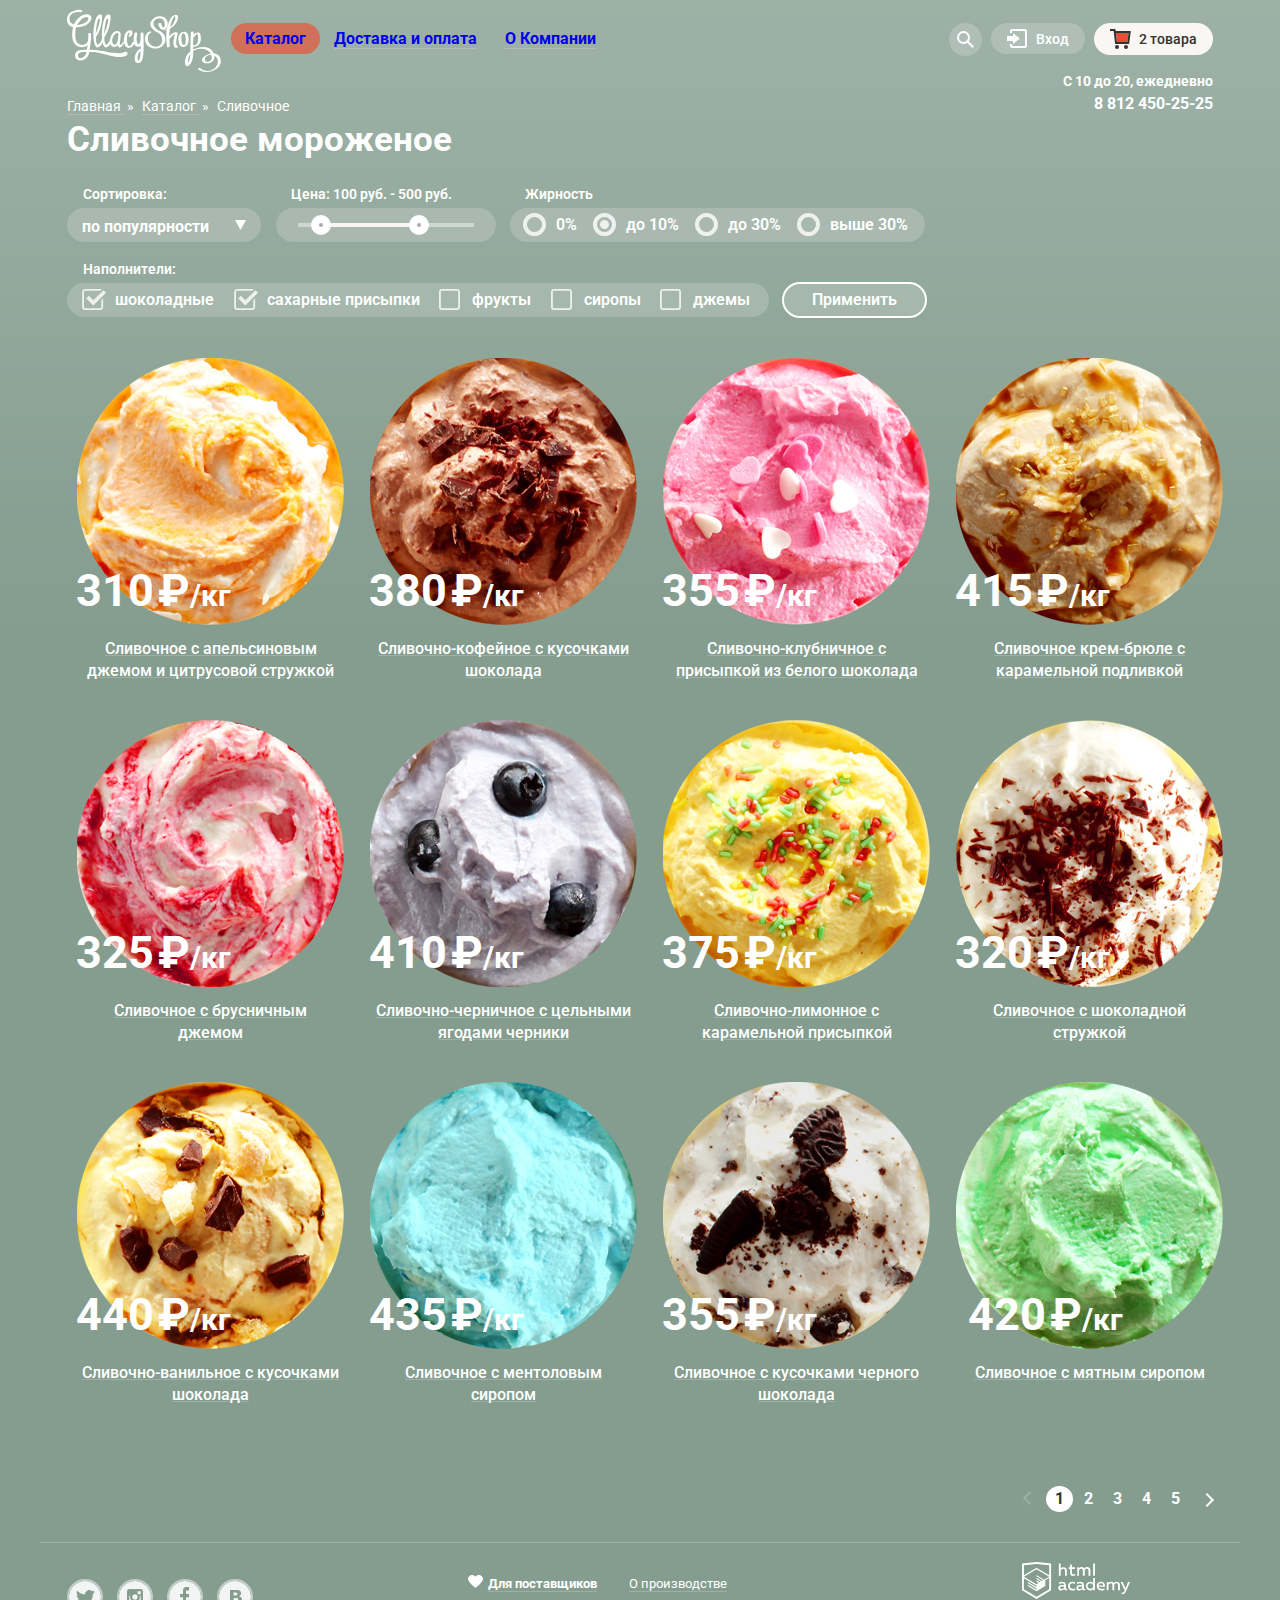
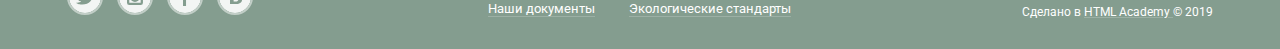
<file: catalog2.html>
<!DOCTYPE html>
<html lang="ru">
  <head>
    <meta charset="utf-8">
    <title>HTML Academy: Глейси</title>
    <link 
    href="https://fonts.googleapis.com/css?family=Roboto:400,500,700&display=swap&subset=cyrillic" 
    rel="stylesheet">
    <link href="css/normalize.css" rel="stylesheet">
    <link href="css/style.css" rel="stylesheet">
  </head>
  <body class="backlight bckg1">
    <header class="main-header container">
      <nav class="main-navigation">
        <a class="main-navigation-logo" href="index.html" aria-label="Главная страница Глейси">
          <img src="img/logo.svg" width="154" height="64" 
          alt="Логотип «Глейси»">
        </a>
        <ul class="site-navigation">
          <li class="item-site-navigation">
            <div class="site-navigation-button this-page-nav">
              <a href="catalog.html"><span>Каталог</span></a>
            </div>
            <div class="hidden-popup">
              <ul class="pop-up">
                <li class="pop-up-item"><a href="">Новинки</a></li>
                <li class="this-page pop-up-item"><a href="">Сливочное</a> </li>
                <li class="pop-up-item"><a href="">Щербеты</a> </li>
                <li class="pop-up-item"><a href="">Фруктовый лед</a> </li>
                <li class="pop-up-item"><a href="">Мелорин</a> </li>
              </ul>
            </div>
          </li>
          <li class="item-site-navigation">
            <div class="site-navigation-button">
              <a href="Shipping-and-payment.html"><span>Доставка и оплата</span></a>
            </div>
          </li>
          <li class="item-site-navigation">
            <div class="site-navigation-button">
                <a href="about-company.html"><span>О Компании</span></a>
            </div>
          </li>
        </ul>
        <ul class="user-navigation">
          <li class="item-user-navigation">
            <a class="user-button" href="#" aria-label="Поиск по сайту">
              <svg xmlns="http://www.w3.org/2000/svg" xmlns:xlink="http://www.w3.org/1999/xlink" 
              width="17" height="17" viewBox="0 0 17 17"><path d="M16.958 15.527L11.75 
              10.32A6.455 6.455 0 0 0 13 6.5 6.5 6.5 0 1 0 6.5 13a6.465 6.465 0 0 0 
              3.839-1.263l5.205 5.204 1.414-1.414zM6.5 11C4.019 11 2 8.981 2 6.5S4.019 2 6.5 2 11 
              4.019 11 6.5 8.981 11 6.5 11z"/></svg>
            </a>
            <div class="hidden-popup">
              <div class="pop-up">
                <h2 class="visually-hidden">Поиск по сайту</h2>
                <form class="pop-up-form" action="https://echo.htmlacademy.ru" method="POST">
                  <input type="text" name="search" placeholder="Что ищем?">
                </form>
              </div>
            </div>
          </li>
          <li class="item-user-navigation">
            <a class="user-button" href="#" aria-label="Личный кабинет">
              <svg xmlns="http://www.w3.org/2000/svg" xmlns:xlink="http://www.w3.org/1999/xlink" 
              width="21" height="19" viewBox="0 0 21 19"><g><path d="M6 14.875L12.917 
              9.5 6 4.125v2.917H-.042v4.917H6z"/><path d="M18 0H5C3.9 0 3 .9 3 
              2v2h2V2h13v15H5v-2H3v2c0 1.1.9 2 2 2h13c1.1 0 2-.9 2-2V2c0-1.1-.9-2-2-2z"/>
              </g></svg>
              <span>Вход</span>
            </a>
            <div class="hidden-popup">
              <div class="pop-up">
                <form class="pop-up-form" action="https://echo.htmlacademy.ru" method="POST">
                  <input type="email" name="email" placeholder="Электронная почта">
                  <input type="password" name="password" placeholder="Пароль">
                  <div class="one-row">
                    <button class="button" type="submit">Войти</button>
                    <div class="one-column-popap">
                      <a href="#" aria-label="Восстановление пароля">
                        Забыли пароль?
                      </a>
                      <a href="#" aria-label="Страница регистрации">
                        Новая регистрация
                      </a>
                    </div>
                  </div>
                </form>
              </div>
            </div>
          </li>
          <li class="item-user-navigation">
            <a class="user-button basket-user-navigation" href="#" aria-label="Ваша корзина товаров">
              <svg xmlns="http://www.w3.org/2000/svg" width="21" height="20" 
              viewBox="0 0 21 20"><g><path d="M5.657 2.031L5.422 0H0v2h3.64l1.5 
              13h13.988l1.699-12.969H5.657zM17.372 13H6.922L5.888 4.031h12.66L17.372 13z"/>
              <circle cx="6.984" cy="18" r="2"/><circle cx="15.984" cy="18" r="2"/></g></svg>
              <svg xmlns="http://www.w3.org/2000/svg" width="21" height="20" viewBox="0 0 21 20">
              <path fill="#E84D37" d="M5.888 4.031L6.922 13h10.45l1.176-8.969z"/><circle 
              fill="#343434" cx="6.984" cy="18" r="2"/><circle fill="#343434" cx="15.984" 
              cy="18" r="2"/><path fill="#343434" d="M5.657 2.031L5.422 0H0v2h3.64l1.5 
              13h13.988l1.699-12.969H5.657zM17.372 13H6.922L5.888 4.031h12.66L17.372 13z"/></svg>
              <span>2 товара</span>
            </a>
            <div class="hidden-popup">
              <div class="pop-up">
                <h2 class="visually-hidden">Ваша корзина товаров</h2>
                <ul class="pop-up-list">
                  <li>
                    <a href="item1.html" aria-label="Страница товара
                    «Сливочное с апельсиновым джемом и цитрусовой стружкой»">
                      <img src="img/1.png" width="34" height="34"
                      alt="Фото пломбира с апельсиновым джемом">
                      <span>Пломбир с апельсиновым джемом</span> 
                    </a>
                    <p>1,5 кг х 200 руб.</p>
                    <p>300 руб</p>
                  </li>
                  <li>
                    <a href="item3.html" aria-label="Страница товара
                    «Сливочно-клубничное с присыпкой из белого шоколада»">
                      <img src="img/3.png" width="34" height="34"
                      alt="Фото клубничного пломбира с присыпкой">
                      <span>Клубничный пломбир с присыпкой из белого шоколада</span>
                    </a>
                    <p>1,5 кг х 300 руб.</p>
                    <p>450 руб</p>
                  </li>
                </ul>
                <p class="price">Итого: 750 руб.</p>
                <button class="button basket-button" type="button">Оформить заказ</button>
              </div>
            </div>
          </li>
        </ul>
      </nav>
      <div class="working-hours working-hours-catalog">
        <p>С 10 до 20, ежедневно</p>
        <span>8 812 450-25-25</span>
      </div>
    </header>
    <main class="main-catalog">
      <h1 class="visually-hidden">Каталог</h1>
      <nav  class="bread-crumbs container">
        <ul>
          <li>
            <a href="index.html" aria-label="Главная страница Глейси">
              Главная
            </a>
            <span>»</span>
          </li>
          <li>
            <a href="catalog.html" aria-label="Страница каталога">
              Каталог
            </a>
            <span>»</span>
          </li>
          <li>
            <a class="disabled" href="" aria-label="Сливочное мороженое">
                Сливочное
            </a>
          </li>
        </ul>
      </nav>
      <section  class="container">
        <h2 class="page-title">Сливочное мороженое</h2>
        <h3 class="visually-hidden">Фильтр</h3>
        <form class="filter" action="https://echo.htmlacademy.ru" method="GET">
          <fieldset class="filter-select">
            <legend>Сортировка:</legend>
            <select class="filter-item filter-item-select" name="sorting">
              <option value="by-popularity">по популярности</option>
              <option value="price-increase">сначала недорогие</option>
              <option value="price-decrease">сначала дорогие</option>
              <option value="price-decrease">по жирности</option>
            </select>
          </fieldset>
          <fieldset class="filter-range">
            <legend>Цена: 100 руб. - 500 руб.</legend>
            <div class="filter-item range-controls">
              <input class="visually-hidden" type="range" min="100" max="500">
              <div class="scale">
                <div class="bar"></div>
              </div>
              <div class="range-toggle range-toggle-min"></div>
              <div class="range-toggle range-toggle-max"></div>
            </div>
          </fieldset>
          <fieldset class="filter-radio">
            <legend>Жирность</legend>
            <div class="filter-item  filter-item-radio">
              <input class="visually-hidden filter-input-radio" type="radio"
              name="fat-content" value="0%" id="filter-zero">
              <label for="filter-zero">0%</label>
              <input class="visually-hidden filter-input-radio" 
              type="radio" name="fat-content" value="to-10%" id="filter-ten" checked>
              <label for="filter-ten">до 10%</label>
              <input class="visually-hidden filter-input-radio" type="radio" 
              name="fat-content" value="to-30%" id="filter-thirty">
              <label for="filter-thirty">до 30%</label>
              <input class="visually-hidden filter-input-radio" type="radio" 
              name="fat-content" value="from-30%" id="filter-above-thirty">
              <label for="filter-above-thirty">выше 30%</label>
            </div>
          </fieldset>
          <fieldset class="filter-checkbox">
          <legend>Наполнители:</legend>
            <div class="filter-item   filter-item-checkbox">
              <input class="visually-hidden filter-input-checkbox" type="checkbox" 
              name="chocolate" checked id="filter-chocolate">
              <label for="filter-chocolate">шоколадные</label>
              <input class="visually-hidden filter-input-checkbox" type="checkbox" 
              name="sugar-powders" checked id="filter-sugar-powders">
              <label for="filter-sugar-powders">сахарные присыпки</label>
              <input class="visually-hidden filter-input-checkbox" type="checkbox" 
              name="fruits" id="filter-fruits">
              <label for="filter-fruits">фрукты</label>
              <input class="visually-hidden filter-input-checkbox" type="checkbox" 
              name="syrups" id="filter-syrups">
              <label for="filter-syrups">сиропы</label>
              <input class="visually-hidden filter-input-checkbox" type="checkbox" 
              name="jams" id="filter-jams">
              <label for="filter-jams">джемы</label>
            </div>
          </fieldset>
          <button class="filter-button" type="submit">Применить</button>
        </form>
        <ul class="product-list">
          <li class="product-item">
            <a href="item1.html" aria-label="Страница товара 
            «Сливочное с апельсиновым джемом и цитрусовой стружкой»">
              <figure>
                <img src="img/1.png" width="267" height="267" 
                alt="Сливочное с апельсиновым джемом и цитрусовой стружкой">
                <figcaption>
                  <h3>Сливочное с апельсиновым джемом и цитрусовой стружкой</h3>
                  <p>310 &#8381;<span>/кг</span></p>
                </figcaption>
              </figure>
              <button class="button hideaway" type="button">Быстрый просмотр</button>
            </a>
          </li>
          <li class="product-item">
            <a href="item2.html" aria-label="Страница товара 
            «Сливочно-кофейное с кусочками шоколада»">
              <figure>
                <img src="img/2.png" width="267" height="267" 
                alt="Сливочно-кофейное с кусочками шоколада">
                <figcaption>
                  <h3>Сливочно-кофейное с кусочками шоколада</h3>
                  <p>380 &#8381;<span>/кг</span></p>
                </figcaption>
              </figure>
              <button class="button hideaway" type="button">Быстрый просмотр</button>
            </a>
          </li>
          <li class="product-item">
            <a href="item3.html" aria-label="Страница товара 
            «Сливочно-клубничное с присыпкой из белого шоколада»">
              <figure>
                <img src="img/3.png" width="267" height="267" 
                alt="Сливочно-клубничное с присыпкой из белого шоколада">
                <figcaption>
                  <h3>Сливочно-клубничное с присыпкой из белого шоколада</h3>
                  <p>355 &#8381;<span>/кг</span></p>
                </figcaption>
              </figure>
              <button class="button hideaway" type="button">Быстрый просмотр</button>
            </a>
          </li>
          <li class="product-item">
            <a href="item4.html" aria-label="Страница товара 
            «Сливочное крем-брюле с карамельной подливкой»">
              <figure>
                <img src="img/4.png" width="267" height="267" 
                alt="Сливочное крем-брюле с карамельной подливкой">
                <figcaption>
                  <h3>Сливочное крем-брюле с карамельной подливкой</h3>
                  <p>415 &#8381;<span>/кг</span></p>
                </figcaption>
              </figure>
              <button class="button hideaway" type="button">Быстрый просмотр</button>
            </a>
          </li>
          <li class="product-item">
            <a href="item5.html" aria-label="Страница товара 
            «Сливочное с брусничным джемом»">
              <figure>
                <img src="img/5.png" width="267" height="267"
                alt="Сливочное с брусничным джемом">
                <figcaption>
                  <h3>Сливочное с брусничным джемом</h3>
                  <p>325 &#8381;<span>/кг</span></p>
                </figcaption>
              </figure>
              <button class="button hideaway" type="button">Быстрый просмотр</button>
            </a>
          </li>
          <li class="product-item">
            <a href="item6.html" aria-label="Страница товара 
            «Сливочно-черничное с цельными ягодами черники»">
              <figure>
                <img src="img/6.png" width="267" height="267"
                alt="Сливочно-черничное с цельными ягодами черники">
                <figcaption>
                  <h3>Сливочно-черничное с цельными ягодами черники</h3>
                  <p>410 &#8381;<span>/кг</span></p>
                </figcaption>
              </figure>
              <button class="button hideaway" type="button">Быстрый просмотр</button>
            </a>
          </li>
          <li class="product-item">
            <a href="item7.html" aria-label="Страница товара 
            «Сливочно-лимонное с карамельной присыпкой»">
              <figure>
                <img src="img/7.png" width="267" height="267"
                alt="Сливочно-лимонное с карамельной присыпкой">
                <figcaption>
                  <h3>Сливочно-лимонное с карамельной присыпкой</h3>
                  <p>375 &#8381;<span>/кг</span></p>
                </figcaption>
              </figure>
              <button class="button hideaway" type="button">Быстрый просмотр</button>
            </a>
          </li>
          <li class="product-item">
            <a href="item8.html" aria-label="Страница товара 
            «Сливочное с шоколадной стружкой»">
              <figure>
                <img src="img/8.png" width="267" height="267"
                alt="Сливочное с шоколадной стружкой">
                <figcaption>
                  <h3>Сливочное с шоколадной стружкой</h3>
                  <p>320 &#8381;<span>/кг</span></p>
                </figcaption>
              </figure>
              <button class="button hideaway" type="button">Быстрый просмотр</button>
            </a>
          </li>
          <li class="product-item">
            <a href="item9.html" aria-label="Страница товара 
            «Сливочно-ванильное с кусочками шоколада»">
              <figure>
                <img src="img/9.png" width="267" height="267"
                alt="Сливочно-ванильное с кусочками шоколада">
                <figcaption>
                  <h3>Сливочно-ванильное с кусочками шоколада</h3>
                  <p>440 &#8381;<span>/кг</span></p>
                </figcaption>
              </figure>
              <button class="button hideaway" type="button">Быстрый просмотр</button>
            </a>
          </li>
          <li class="product-item">
            <a href="item10.html" aria-label="Страница товара 
            «Сливочноe с ментоловым сиропом»">
              <figure>
                <img src="img/10.png" width="267" height="267"
                alt="Сливочноe с ментоловым сиропом">
                <figcaption>
                  <h3>Сливочноe с ментоловым сиропом</h3>
                  <p>435 &#8381;<span>/кг</span></p>
                </figcaption>
              </figure>
              <button class="button hideaway" type="button">Быстрый просмотр</button>
            </a>
          </li>
          <li class="product-item">
            <a href="item11.html" aria-label="Страница товара 
            «Сливочное с кусочками черного шоколада»">
              <figure>
                <img src="img/11.png" width="267" height="267"
                alt="Сливочное с кусочками черного шоколада">
                <figcaption>
                  <h3>Сливочное с кусочками черного шоколада</h3>
                  <p>355 &#8381;<span>/кг</span></p>
                </figcaption>
              </figure>
              <button class="button hideaway" type="button">Быстрый просмотр</button>
            </a>
          </li>
          <li class="product-item">
            <a href="item12.html" aria-label="Страница товара 
            «Сливочное с мятным сиропом»">
              <figure>
                <img src="img/12.png" width="267" height="267"
                alt="Сливочное с мятным сиропом">
                <figcaption>
                  <h3>Сливочное с мятным сиропом</h3>
                  <p>420 &#8381;<span>/кг</span></p>
                </figcaption>
              </figure>
              <button class="button hideaway" type="button">Быстрый просмотр</button>
            </a>
          </li>
        </ul>
      </section>
      <ul class="pagination">
        <li class="pagination-item"><a href="#" aria-label="Предыдущие страницы"></a></li>
        <li class="pagination-item this-pagination"><a href="#" aria-label="Первая страница">1</a></li>
        <li class="pagination-item"><a href="#" aria-label="Вторая страница">2</a></li>
        <li class="pagination-item"><a href="#" aria-label="Третья страница">3</a></li>
        <li class="pagination-item"><a href="#" aria-label="Четвёртая страница">4</a></li>
        <li class="pagination-item"><a href="#" aria-label="Пятая страница">5</a></li>
        <li class="pagination-item"><a href="#" aria-label="Следующие страницы"></a></li>
      </ul>
    </main>
    <footer class="main-footer container">
      <ul class="social-network">
        <li class="social-network-item">
          <a href="https://twitter.com" aria-label="Глейси в Твиттере">
            <svg xmlns="http://www.w3.org/2000/svg" width="32" height="32" 
            viewBox="0 0 32 32"><path d="M16 0C7.164 0 0 7.164 0 16c0 
            8.837 7.164 16 16 16 8.837 0 16-7.163 16-16 0-8.836-7.163-16-16-16zm7.944 
            12.809c-.251 6.516-3.463 10.832-10.992 10.702h-.486c-.447 0-4.543-.443-5.344-1.823 
            2.479.19 4.247-.406 5.12-1.136-1.048-.289-2.923-.461-3.251-2.848.384.104.618.221 
            1.299.113-1.307-.824-2.758-1.519-2.679-3.643.311.317 1.164.518 
            1.46.457-.768-.233-2.149-3.244-.974-4.781 1.984 1.79 4.075 3.482 7.804 3.643.227-2.214 
            1.24-3.699 3.168-4.325 1.84-.479 3.255.26 3.901 1.138.737-.224 1.453-.466 
            2.193-.685-.004.833-.569 1.463-.935 1.709.747.165 1.423-.475 
            1.423-.475-.184.963-1.094 1.725-1.707 1.954z"/></svg>
          </a>
        </li>
        <li class="social-network-item">
          <a href="https://www.instagram.com" aria-label="Глейси в Инстаграме">
            <svg xmlns="http://www.w3.org/2000/svg" width="32" height="32" viewBox="0 0 32 32">
            <g><path d="M20.916 16a4.938 4.938 0 1 1-9.877 
            0c0-.394.051-.773.138-1.14h-.897v6.838h11.396V14.86h-.897c.086.367.137.746.137 1.14z"/>
            <path d="M15.978 18.659c1.466 0 2.659-1.193 2.659-2.659s-1.193-2.659-2.659-2.659c-1.466 
            0-2.659 1.193-2.659 2.659s1.192 2.659 2.659 2.659zM18.637 10.302h3.039v3.039h-3.039z"/>
            <path d="M16 0C7.164 0 0 7.164 0 16c0 8.837 7.164 16 16 16 8.837 0 16-7.163 16-16 
            0-8.836-7.163-16-16-16zm7.955 21.698a2.285 2.285 0 0 1-2.279 2.279H10.279A2.285 
            2.285 0 0 1 8 21.698V10.302a2.286 2.286 0 0 1 2.279-2.279h11.396a2.286 2.286 0 0 1 
            2.279 2.279v11.396z"/></g>
            </svg>
          </a>
        </li>
        <li class="social-network-item">
          <a href="https://ru-ru.facebook.com" aria-label="Глейси в Фейсбуке">
            <svg xmlns="http://www.w3.org/2000/svg" width="32" height="32" viewBox="0 0 32 32">
            <path d="M16 0C7.164 0 0 7.163 0 16s7.164 16 16 16c8.837 0 16-7.164 
            16-16S24.837 0 16 0zm4.062 
            9.455h-3.021v3.444h3.021v3.445h-3.021v8.61H14.02v-8.61H11v-3.445h3.021V9.455c0-1.902 
            1.353-3.445 3.021-3.445h3.021v3.445z"/></svg>
          </a>
        </li>
        <li class="social-network-item">
          <a href="https://vk.com" aria-label="Глейси во Вконтакте">
            <svg xmlns="http://www.w3.org/2000/svg" width="32" height="32" viewBox="0 0 32 32">
            <g><path d="M16.637 
            14.495c.402-.019.719-.082.951-.188.326-.145.54-.33.641-.559.101-.229.15-.496.15-.797 
            0-.232-.058-.465-.174-.697-.116-.232-.322-.405-.617-.517-.264-.1-.592-.155-.984-.165a76.242 
            76.242 0 0 0-1.652-.014h-.339v2.965h.565c.571 0 1.057-.009 
            1.459-.028zM18.118 17.084c-.282-.081-.672-.125-1.166-.132a127.97 127.97 0 0 
            0-1.55-.009h-.79v3.493h.264c1.014 0 1.74-.003 2.18-.009a3.2 3.2 0 0 0 
            1.212-.245c.377-.157.633-.364.774-.625s.214-.562.214-.9c0-.446-.088-.788-.261-1.03-.17-.241-.464-.423-.877-.543z"/>
            <path d="M16 0C7.164 0 0 7.164 0 16c0 8.837 7.164 16 16 16 8.837 0 16-7.163 16-16 
            0-8.836-7.163-16-16-16zm6.602 20.531a3.73 3.73 0 0 1-1.124 
            1.327c-.552.415-1.161.71-1.823.886s-1.501.264-2.519.264h-6.121V8.987h5.443c1.13 0 
            1.957.038 2.48.113a5.126 5.126 0 0 1 1.561.5c.533.27.929.632 
            1.189 1.087.26.455.392.975.392 1.558 0 .678-.179 1.278-.536 1.795-.358.518-.863.92-1.517 
            1.208v.075c.917.182 1.642.559 2.179 1.13.537.571.807 1.325.807 2.261 
            0 .678-.138 1.283-.411 1.817z"/></g></svg>
          </a>
        </li>
      </ul>
      <div class="information">
        <img src="img/heart.svg" width="15" height="13" alt="Сердечко">
        <ul>
          <li>
            <a href="#" aria-label="Информация для поставщиков">
              <b>Для поставщиков</b>
            </a>
          </li>
          <li>
            <a href="#" aria-label="О нашем производстве">
              О производстве
            </a>
          </li>
          <li>
            <a href="#" aria-label="Наши документы">
              Наши документы
            </a>
          </li>
          <li>
            <a href="#" aria-label="Экологические стандарты фирмы">
              Экологические стандарты
            </a>
          </li>
        </ul>
      </div>
      <div class="copyright">
        <a href="https://htmlacademy.ru" aria-label="Сайт HTML Academy">
          <img src="img/logo-htmlacademy.svg" width="108" height="39" 
          alt="Мини-логотип HTML Academy">
        </a>
        <p>
          Сделано в
          <a href="https://htmlacademy.ru" aria-label="Сайт HTML Academy">
            HTML Academy
          </a>
          &copy; 2019
        </p>
      </div>
    </footer>
  </body>
</html>
</file>
<file: css/style.css>
body {
    min-width: 1200px;
    margin: 0;
    padding: 0;
    font-family: "Roboto", Arial, sans-serif;
    font-size: 16px;
    line-height: 22px;
    font-weight: 700;
    color: #ffffff;
}

body.bckg1 {
    background-color: #849d8f;
}

body.bckg2 {
    background-color: #8996a6;
}

body.bckg3 {
    background-color: #9d8b84;
}


.backlight {
    background-image: url("../img/backlight.png");
    background-position: center top;
    background-repeat: repeat-x; 
}

.visually-hidden {
    position: absolute;
    width: 1px;
    height: 1px;
    margin: -1px;
    border: 0;
    padding: 0;
    clip: rect(0 0 0 0);
    overflow: hidden;
}

a {
    text-decoration: none;
}

.container {
    width: 1146px;
    margin: 0 auto;
    padding: 0 27px;
}

.main-header {
    display: -webkit-box;
    display: -ms-flexbox;
    display: flex;
    -webkit-box-orient: vertical;
    -webkit-box-direction: normal;
        -ms-flex-direction: column;
            flex-direction: column;
    min-height: 120px;
}

.main-navigation {
    display: -webkit-box;
    display: -ms-flexbox;
    display: flex;
    -webkit-box-pack: justify;
        -ms-flex-pack: justify;
            justify-content: space-between;
    -ms-flex-wrap: wrap;
        flex-wrap: wrap;
    margin-top: 9px;
}

.main-navigation ul {
    padding-left: 0;
    z-index: 2;
}

.main-navigation-logo {
    height: 64px;
    z-index: 2;
}
.site-navigation {
    display: -webkit-box;
    display: -ms-flexbox;
    display: flex;
    -ms-flex-wrap: wrap;
        flex-wrap: wrap;
    margin-top: 14px;
    margin-left: 10px;
    margin-right: auto;
    list-style: none;
    line-height: 18px;
}

.site-navigation-button {
    display: -webkit-box;
    display: -ms-flexbox;
    display: flex;
    width: auto;
}

.site-navigation-button {
    color: rgb(255, 255, 255);
    white-space: nowrap;
}

.site-navigation-button span {
    border-bottom: 1px solid rgba(255, 255, 255, 0.2);
}

.this-page-nav {
    border-radius: 40px;
    background-color: rgb(208, 112, 88);
}

.this-page-nav span {
    border: none;
}

.site-navigation-button,
.this-page-nav{
    padding: 6.5px 14px; 
}

.site-navigation-button:hover,
.site-navigation-button:focus {
    border-radius: 40px;
    background-color: rgb(247, 246, 243);
    color: rgb(50, 50, 50);
}

.site-navigation-button:active {
    -webkit-box-shadow: inset 0px 2px 1px 0px rgba(105, 105, 105, 0.004);
            box-shadow: inset 0px 2px 1px 0px rgba(105, 105, 105, 0.004);
}

.user-navigation {
    display: -webkit-box;
    display: -ms-flexbox;
    display: flex;
    -ms-flex-wrap: wrap;
        flex-wrap: wrap;
    list-style: none;
    font-size: 14px;
    line-height: 16px;
    font-weight: 500;
}

.item-user-navigation > a {
    color: rgb(255, 255, 255);
    border-radius: 40px;
    background-color: rgba(255, 255, 255, 0.2);
    text-align: center;
}

.site-navigation-button > a:hover,
.site-navigation-button > a:focus,
.item-user-navigation > a:hover,
.item-user-navigation > a:focus {
    color: rgb(50, 50, 50);
    background-color: rgb(248, 247, 244);
}

.user-button {
    display: -webkit-box;
    display: -ms-flexbox;
    display: flex;
    -webkit-box-align: center;
        -ms-flex-align: center;
            align-items: center;
    padding: 6px 16px;
    margin: 0;
    margin-left: 9px;
}

.item-user-navigation:first-child .user-button {
    padding: 8px;
    margin-left: 0;
}

.item-user-navigation:last-child .user-button {
    margin-right: 0;
}

.user-button span {
    padding-left: 8px;
}

.user-button svg {
    fill: #ffffff;
}

a.user-button:hover svg,
a.user-button:focus svg {
    fill: #323232;
}

.basket-user-navigation svg:first-child {
    display: none;
}

a.basket-user-navigation {
    color: rgb(50, 50, 50);
    background-color: rgb(248, 247, 244);
}
.working-hours {
    z-index: 1;
    display: -webkit-box;
    display: -ms-flexbox;
    display: flex;
    -webkit-box-orient: vertical;
    -webkit-box-direction: normal;
        -ms-flex-direction: column;
            flex-direction: column;
    -webkit-box-align: end;
    -ms-flex-align: end;
    align-items: flex-end;
    height: 40px;
    margin-left: auto; 
    padding-bottom: 1px;
}

.working-hours p {
    margin-top: 0;
    margin-bottom: 4px;
    font-size: 14px;
    line-height: 16px;
}

.working-hours a {
    color: inherit;
    font-size: 22px;
    line-height: 24px;
}

.best-deal {
    position: relative;
    display: -webkit-box;
    display: -ms-flexbox;
    display: flex;
    -webkit-box-orient: vertical;
    -webkit-box-direction: normal;
        -ms-flex-direction: column;
            flex-direction: column;
    -webkit-box-pack: justify;
        -ms-flex-pack: justify;
            justify-content: space-between;
}

.best-deal-list {
    position: relative;
    min-height: 637.5px;
    
    top: -152px;
    left: -20px;
    text-align: center;
    list-style: none;
}
 
.bckg1 .best-deal-item:not(:first-child),
.bckg2 .best-deal-item:not(:nth-child(2)),
.bckg3 .best-deal-item:not(:nth-child(3)) {
    display: none;
}

.best-deal-list h3 {
    width: 675px;
    margin-bottom: 29.5px;
    padding: 0;
    font-size: 60px;
    line-height: 100.5%;
}

.best-deal-item  img {
    z-index: -1;
}

.best-deal-item:nth-child(2)  img {
    margin-bottom: 22px;
}

.best-deal-item:nth-child(3)  img {
    margin-bottom: 27px;
}

.best-deal-item figure {
    display: -webkit-box;
    display: -ms-flexbox;
    display: flex;
    -webkit-box-orient: vertical;
    -webkit-box-direction: normal;
        -ms-flex-direction: column;
            flex-direction: column;
    -webkit-box-align: center;
        -ms-flex-align: center;
            align-items: center;
    min-height: 605.5px;
}

.best-deal-item figcaption {
    display: -webkit-box;
    display: -ms-flexbox;
    display: flex;
    -webkit-box-orient: vertical;
    -webkit-box-direction: normal;
        -ms-flex-direction: column;
            flex-direction: column;
    -webkit-box-align: center;
        -ms-flex-align: center;
            align-items: center;
    margin-top: -549px;
}

.button {
    z-index: 1;
    display: -webkit-box;
    display: -ms-flexbox;
    display: flex;
    -webkit-box-pack: center;
        -ms-flex-pack: center;
            justify-content: center;
    font-size: 18px;
    font-weight: 700;
    padding: 13px 22px;;
    background-color: rgb(231,74,53);
    background-image: -o-linear-gradient( left, rgb(231,74,53) 0%, 
                                              rgb(242,104,67) 100%);
    background-image: -webkit-gradient( linear, left top, right top, from(rgb(231,74,53)), 
                                              to(rgb(242,104,67)));
    background-image: linear-gradient( 90deg, rgb(231,74,53) 0%, 
                                              rgb(242,104,67) 100%);
    border: none;
    border-radius: 40px;
    -webkit-box-shadow: 0px 2px 2px 0px rgba(172, 16, 0, 0.64);
            box-shadow: 0px 2px 2px 0px rgba(172, 16, 0, 0.64);
    text-shadow: 0px 2px 5px rgba(160, 32, 11, 0.76);
    color: rgb(255, 255, 255);
    cursor: pointer;
}

.best-deal-list .button {
    padding: 20px 40px 22px;
    font-size: 32px;
}

.button:hover {
    background-image: none;
    background-color: rgb(241, 124, 100);
}

.button:focus {
    background-image: -o-linear-gradient( left, rgb(242,104,67) 0%,
     rgb(231,74,53) 100%);
    background-image: -webkit-gradient( linear, left top, right top, from(rgb(242,104,67)),
     to(rgb(231,74,53)));
    background-image: linear-gradient( 90deg, rgb(242,104,67) 0%,
     rgb(231,74,53) 100%);
    -webkit-box-shadow: inset 0px 2px 2px 0px rgba(148, 39, 24, 0.64);
            box-shadow: inset 0px 2px 2px 0px rgba(148, 39, 24, 0.64);
    color: rgb(252, 238, 236);
}


.slider {
    position: absolute;
    top: 423px;
    left: -19px;
    z-index: 1;
    display: -webkit-box;
    display: -ms-flexbox;
    display: flex;
    list-style: none;
}

.slider button{
    width: 20px;
    height: 20px;
    margin: 5px;
    background-color: transparent;
    border: 2px solid rgb(255, 255, 255);
    border-radius: 50%;
    cursor: pointer;
}

button.slider-default {
    background-color: rgb(255, 255, 255);
} 

.slider button:hover {
    background-color: rgba(255, 255, 255, 0.2);
}

.slider button:focus {
    background-color: rgb(255, 255, 255);
}

.stocks-container {
    position: relative;
    z-index: 1;
    margin-top: 2px;
}

.stocks {
    display: -webkit-box;
    display: -ms-flexbox;
    display: flex;
    -webkit-box-pack: justify;
        -ms-flex-pack: justify;
            justify-content: space-between;
    -ms-flex-wrap: wrap;
        flex-wrap: wrap;
    list-style: none;
    padding-left: 0;
    margin-top: -145px;
}

.stocks li {
    display: -webkit-box;
    display: -ms-flexbox;
    display: flex;
    -webkit-box-orient: vertical;
    -webkit-box-direction: normal;
        -ms-flex-direction: column;
            flex-direction: column;
    -webkit-box-pack: justify;
        -ms-flex-pack: justify;
            justify-content: space-between;
    -ms-flex-negative: 0;
        flex-shrink: 0;
    width: 519px;
    min-height: 185px;
    padding: 16px 23px 23px 18px;
    border-radius: 15px;
    background-repeat: repeat;
}

.raspberry {
    background-image: url("../img/raspberry-bckg.jpg");
    background-position: -50px -94px;
    background-color: #8e0220;
}

.raspberry .button {
    padding: 10px 22px 14px 22px;
}

.chocolate {
    background-image: url("../img/сhocolate-bckg.jpg");
    background-position: -220px -105px;
    background-color: #35190b;
}

.chocolate .button {
    padding-top: 10px;
    padding-right: 20px;
    padding-bottom: 14px;
    padding-left: 22px;
}

.stocks h3 {
    font-size: 35px;
    line-height: 41px;
    margin: 0;
}

.stocks p {
    font-size: 18px;
    margin-top: 15px;
    margin-bottom: 44px;
    padding-left: 1px;
}

.stocks .button {
    -ms-flex-item-align: end;
        align-self: flex-end;
}

.bestsellers {
    margin: 30px auto 22px;
    width: 1146px;
}

.product-list {
    display: -webkit-box;
    display: -ms-flexbox;
    display: flex;
    -webkit-box-pack: justify;
        -ms-flex-pack: justify;
            justify-content: space-between;
    -ms-flex-wrap: wrap;
        flex-wrap: wrap;
    list-style: none;
    width: 1146px;
    margin: 0 auto;
    padding: 0;
}

.main-catalog .product-list {
    width: 1146px;
    min-height: 1086px;
    margin: -6px auto 0px;
}

.product-item {
    position: relative;
    width: 267px;
    min-height: 351.5px;
    -webkit-box-sizing: border-box;
            box-sizing: border-box;
}

.hideaway {
    position: absolute;
    left: -10px;
    display: -webkit-box;
    display: -ms-flexbox;
    display: flex;
    -webkit-box-orient: vertical;
    -webkit-box-direction: normal;
        -ms-flex-direction: column;
            flex-direction: column;
    -webkit-box-pack: justify;
        -ms-flex-pack: justify;
            justify-content: space-between;
    -webkit-box-align: center;
        -ms-flex-align: center;
            align-items: center;
    width: 287px;
    min-height: 340px;
    margin: auto;
}

.hideaway:hover,
.hideaway:focus {
    border-radius: 5px;
    background-color: rgba(248, 247, 244, 0.2);
    -webkit-box-shadow: 0px 20px 20px 0px rgba(0, 0, 0, 0.08);
            box-shadow: 0px 20px 20px 0px rgba(0, 0, 0, 0.08);
    z-index: 1;
}

.product-item figure {
    display: -webkit-box;
    display: -ms-flexbox;
    display: flex;
    -webkit-box-orient: vertical;
    -webkit-box-direction: normal;
        -ms-flex-direction: column;
            flex-direction: column;
    -webkit-box-pack: justify;
        -ms-flex-pack: justify;
            justify-content: space-between;
    -webkit-box-align: center;
        -ms-flex-align: center;
            align-items: center;
    position: relative; 
    margin: 0;
    color: #ffffff;
    min-height: 344px;
    width: 287px;
}

.product-item figcaption {
    position: relative;
    padding: 0;
    min-height: 67px;
}

.product-item .button {
    display: none;
    margin-bottom: 22px;
    padding: 11px 17px 12px;
}

.product-item:hover .button,
.hideaway:focus .button {
    display: block;
}

.product-item img:first-child {
    padding-top: 10px;
}

.product-list img:nth-child(2) {
    position: absolute;
    z-index: 1;
    top: 10px;
    left: 10px;
}

.product-list p {
    position: absolute;
    font-size: 45px; 
    bottom: 40.5px;
    left: 8.5px;
    word-spacing: -7px;
}
/*
Лучше было бы написать так, но по критериям нельзя больше двух селекторов применять
.main-catalog .product-item:last-child p {
    left: -5px;
}
*/

p.personal {
    left: -5px;
}

.product-list span {
    font-size: 30px; 
}

.product-item h3 {
    font-size: 16px;
    font-weight: 500;
    text-align: center;
    text-decoration: underline;
    -webkit-text-decoration-color:  rgba(255, 255, 255, 0.2);
            text-decoration-color:  rgba(255, 255, 255, 0.2);
    padding-right: 15px;
    padding-left: 15px;
    margin-top: 13px;
    margin-bottom: 10px;
}

.product-item h3:hover,
.hideaway:focus h3 {
    color: #ffbc9e;
}

.advantages {
    width: 1101px;
    min-height: 270px;
    border-radius: 15px;
    color: #323232;
    background-color: #e8ddc3;
    background-image: url("../img/wafer-bckg.png");
    background-position: -2px 3px;
    font-weight: 400;
    padding: 26px 25px 10px 20px;
    margin: -1px auto 40px;
}

.advantages ul {
    display: -webkit-box;
    display: -ms-flexbox;
    display: flex;
    -ms-flex-wrap: wrap;
        flex-wrap: wrap;
    -webkit-box-pack: justify;
        -ms-flex-pack: justify;
            justify-content: space-between;
    list-style: none;
    margin: 0;
    padding: 0;
}

.advantages-item {
    display: -webkit-box;
    display: -ms-flexbox;
    display: flex;
    -webkit-box-pack: end;
        -ms-flex-pack: end;
            justify-content: flex-end;
    width: 536px;
}

.advantages-item img {
    margin-right: 7px;
    -ms-flex-negative: 0;
        flex-shrink: 0;
}

.advantages-item p {
    margin-top: 13px;
    margin-bottom: 11px;
}

.advantages > p {
    margin-top: 0;
    margin-bottom: 8px;
    font-size: 24px;
    line-height: 30px;
    font-weight: 500;
    letter-spacing: 0.15px;
    /*word-spacing: 1.1px;*/
}

.one-row {
    display: -webkit-box;
    display: -ms-flexbox;
    display: flex;
    -webkit-box-pack: justify;
        -ms-flex-pack: justify;
            justify-content: space-between;
    -ms-flex-wrap: wrap;
        flex-wrap: wrap;

}

.advertising {
    width: 520px;
    min-height: 161px;
    border-radius: 15px;
    padding: 23px 20px 23px 19px;
    color: #323232;
    background-color: #ffffff;
    background-image: url("../img/strawberry-bckg.jpg");
    background-position: 17% 39.5%;
}

.advertising h2 {
    font-size: 16px;
    font-weight: 500;
    margin-top: 0;
    margin-bottom: 4px;  
}

.advertising a {
    font-size: 24px;
    line-height: 30px;
    color: #323232;
    background-image: -o-linear-gradient(top, #323232 0%, #323232 100%);
    background-image: -webkit-gradient(linear, left top, left bottom, from(#323232), to(#323232));
    background-image: linear-gradient(to bottom, #323232 0%, #323232 100%);
    background-position: 0 1.05em;
    background-repeat: repeat-x;
    background-size: 10px 2px;
}

.advertising a:hover {
    color: #e84d37;
    background-image: -o-linear-gradient(top, #e84d37 0%, #e84d37 100%);
    background-image: -webkit-gradient(linear, left top, left bottom, from(#e84d37), to(#e84d37));
    background-image: linear-gradient(to bottom, #e84d37 0%, #e84d37 100%);
}

.subscription {
    width: 560px;
    min-height: 220px;
    border-radius: 15px;
    color: #5a5a5a;
    background: -o-repeating-linear-gradient(135deg, 
                                                  #f8f7f4 0px, #f8f7f4 2px,
                                                  #fe9e90 2px, #fe9e90 9px,
                                                  #f8f7f4 9px, #f8f7f4 15.75px,
                                                  #92cdff 15.75px, #92cdff 22.75px,
                                                  #f8f7f4 22.75px, #f8f7f4 27.5px);
    background: repeating-linear-gradient(-45deg, 
                                                  #f8f7f4 0px, #f8f7f4 2px,
                                                  #fe9e90 2px, #fe9e90 9px,
                                                  #f8f7f4 9px, #f8f7f4 15.75px,
                                                  #92cdff 15.75px, #92cdff 22.75px,
                                                  #f8f7f4 22.75px, #f8f7f4 27.5px);
}

.subscription .border-bgr {
    width: 511px;
    min-height: 135px;
    margin: 5px;
    background-color: #f8f7f4;
    padding: 29px 18px 34px 21px;
    border-radius: 15px;
    font-weight: 400;
}

.subscription p {
    margin-top: 0;
    margin-bottom: 35px;
}

.subscription input {
    -webkit-box-flex: 1;
        -ms-flex-positive: 1;
            flex-grow: 1;
    margin-top: 2px;
    margin-right: 12px;
    padding-left: 13px;
    height: 39px;
    border-radius: 5px;
    border: 1px solid rgb(178, 178, 178);
}

.subscription .button {
    padding-top: 10px;
    padding-left: 18px;
    padding-right: 20px;
    margin-right: 3px;
}

.contacts {
    position: relative;
    margin: 40px 0 7px;
    min-height: 429px;
    background-color: #e8ddc3;
    background-image: url("../img/layer-3.jpg");
    background-position: center;
    background-repeat: no-repeat;
}

.contacts div {
    position: absolute;
    top: 62px;
    left: 50%;
    margin-left: 271px;
    width: 252px;
    min-height: 246px;
    padding: 29px 25px 31px;
    border-radius: 15px;
    background-color: #fdfefe;
    color: #323232;
    font-size: 14px;
    line-height: 20px;
    font-weight: 400;
    z-index: 1;
}

.contacts p {
    margin-top: 0;
    margin-bottom: 18px;
}

.contacts span,
.contacts a:not(.button) {
    display: block;
    padding-top: 3px;
    font-size: 18px;
    line-height: 23px;
    padding-bottom: 2px;
    font-weight: 700;
}

.contacts a:not(.button) {
    color: inherit;
}

.contacts .button {
    margin-top: 24px;
    padding-top: 11px;
}

.bread-crumbs {
    position: relative;
}

.bread-crumbs ul {
    position: absolute;
    bottom: -9px;
    display: -webkit-box;
    display: -ms-flexbox;
    display: flex;
    list-style: none;
    font-size: 14px;
    line-height: 16px;
    font-weight: 400;
    padding: 0;
}

.bread-crumbs a {
    color: #ffffff;
    border-bottom: 1px solid rgba(255, 255, 255, 0.2);
    margin-right: -5px;
}

.bread-crumbs a:hover,
.bread-crumbs a:focus {
    color: #ffbc9e;
    border-bottom: 1px solid rgba(255, 188, 158, 0.2);
}

.bread-crumbs a.disabled {
    border-color: transparent;
}

.bread-crumbs span {
    margin-right: 8px;
    margin-left: 8px;
}

.page-title {
    margin-top: -1px;
    margin-bottom: 26px;
    font-size: 35px;
    line-height: 41px;
}

.filter {
    display: -webkit-box;
    display: -ms-flexbox;
    display: flex;
    -webkit-box-pack: justify;
        -ms-flex-pack: justify;
            justify-content: space-between;
    -ms-flex-line-pack: justify;
        align-content: space-between;
    -ms-flex-wrap: wrap;
        flex-wrap: wrap;
    width: 860px;
    min-height: 131px;
    margin-bottom: 37px;
}

.filter fieldset {
    display: -webkit-box;
    display: -ms-flexbox;
    display: flex;
    -webkit-box-orient: vertical;
    -webkit-box-direction: normal;
        -ms-flex-direction: column;
            flex-direction: column;
    border: none;
    line-height: 18px;
    padding: 0;
    margin-left: 0;
}

.filter legend {
    padding-bottom: 6px;
    font-size: 14px;
    line-height: 16px;
    font-weight: 600;
}

.filter label {
    cursor: pointer;
}

.filter-item {
    display: -webkit-box;
    display: -ms-flexbox;
    display: flex;
    -webkit-box-pack: justify;
        -ms-flex-pack: justify;
            justify-content: space-between;
    -webkit-box-align: center;
        -ms-flex-align: center;
            align-items: center;
    min-height: 34px;
    border: none;
    padding: 3px 15px 0px;
    border-radius: 40px;
    background-color: rgba(248, 247, 244, 0.2);
    color: inherit;
    font-size: 16px;
    line-height: 18px;
    font-weight: 600;
}

.filter-select legend {
    padding-left: 16px;
}

.filter-item-select {
    position: relative;
    display: -webkit-box;
    display: -ms-flexbox;
    display: flex;
    width: 194px;
    font-weight: 700;
    -webkit-appearance: none;
       -moz-appearance: none;
            appearance: none;
    background-image: url("../img/icon-down-dir.svg");
    background-repeat: no-repeat;
    background-position: 168px center;
    cursor: pointer;
}

.filter-item-select::-ms-expand {
    display: none;
}

.filter-item-select:hover,
.filter-item-select:focus {
    color: #323232;
    background-image: url("../img/icon-down-dir-2.svg");
    background-repeat: no-repeat;
    background-position: 168px center;
}


.filter-item-select option {
    background-color: #ffffff;
    height: 22px;
}

.filter-range legend {
    padding-left: 20px;
}

.range-legend input {
    background-color: #97aca0;
    border: none;
    width: 30px;
    padding: 0;
    color: #ffffff;
    text-align: center;
    font-weight: 600;
}

.range-legend span:not(:first-child) {
    margin-right: 4px;
}

.filter-range .filter-item {
    margin-left: 5px;
    margin-right: 5px;
}

.range-controls {
    position: relative;
    padding: 0 22px;
}

.range-controls .scale {
    height: 4px;
    width: 153px;
    padding-left: 23px;
    background-color: rgba(248, 247, 244, 0.5);
}

.range-controls .bar {
    width: 100px;
    height: 4px;
    background-color: rgba(248, 247, 244, 1);
}

.range-toggle {
    position: absolute;
    width: 4px;
    height: 4px;
    top: 7px;
    background: #ababab;
    border: 8px solid #ffffff;
    border-radius: 50%;
    cursor: pointer;
}

.range-toggle-min {
    left: 35px;
}
  
  .range-toggle-max {
    left: 133px;
}

.visually-hidden:not(:focus):not(:active) input,
.visually-hidden input[type="checkbox"],
.visually-hidden input[type="radio"] {
  position: absolute;
  width: 1px;
  height: 1px;
  margin: -1px;
  border: 0;
  padding: 0;
  white-space: nowrap;
  -webkit-clip-path: inset(100%);
          clip-path: inset(100%);
  clip: rect(0 0 0 0);
  overflow: hidden;
}

.filter-item-radio {
    -webkit-box-pack: start;
        -ms-flex-pack: start;
            justify-content: flex-start;
    min-width: 387px;
    margin-right: 0;
    padding-top: 0px;
    padding-left: 13px;
    -ms-flex-wrap: wrap;
        flex-wrap: wrap;
}

.filter-radio legend {
    padding-left: 15px;
}

.filter-item-radio label {
    position: relative;
    padding-left: 33px;
    padding-right: 16px;
    padding-top: 5px;
    padding-bottom: 5px;
}

.filter-item-radio a {
    color: inherit;
}

.filter-item-radio label:last-child {
    padding-right: 0;
}

.filter-item-radio label::before {
    content: "";
    position: absolute;
    width: 15px;
    height: 15px;
    top: 2px;
    left: 0px;
    border: 4px solid rgb(255, 255, 255);
    border-radius: 50%;
    opacity: 0.8;
}


.filter-input-radio:checked + label::after {
    content: "";
    position: absolute;
    top: 9px;
    left: 7px;
    width: 9px;
    height: 9px;
    border-radius: 50%;
    background-color: rgb(255, 255, 255);
    opacity: 0.8;
}

.filter-checkbox legend {
    padding-left: 16px;
}

.filter-item-checkbox {
    -webkit-box-pack: start;
        -ms-flex-pack: start;
            justify-content: flex-start;
    -ms-flex-wrap: wrap;
        flex-wrap: wrap;
    min-width: 670px;
    padding-top: 0px;
    padding-right: 17px;
}

.filter-item-checkbox label {
    position: relative;
    padding-left: 33px;
    padding-top: 5px;
    padding-bottom: 5px;
    padding-right: 19.5px;
}

.filter-item-checkbox label:last-child {
    padding-right: 0px;
}

.filter-item-checkbox label::before {
    content: "";
    position: absolute;
    width: 21px;
    height: 21px;
    padding-right: 4px;
    top: 3px;
    left: 0px;
    background-image: url("../img/checkbox-off.svg");
    background-repeat: no-repeat;
    background-position: 0 0;
    opacity: 0.8;
}

.filter-input-checkbox:checked + label::before  {
    width: 25px;
    height: 21px;
    padding-right: 0px;
    background-image: url("../img/checkbox-on.svg");
    background-repeat: no-repeat;
    background-position: 0 0;
    opacity: 0.8;
}

.filter-item-radio label:hover::before,
.filter-input-radio:focus + label::before,
.filter-item-radio label:hover::after,
.filter-input-radio:focus + label::after,
.filter-item-checkbox label:hover::before,
.filter-input-checkbox:focus + label::before,
.filter-item-checkbox label:hover::after,
.filter-input-checkbox:focus + label::after {
    opacity: 1;
}


.filter-item-radio input:disabled + label::before,
.filter-item-radio input:disabled + label::after,
.filter-item-checkbox input:disabled + label::before,
.filter-item-checkbox input:disabled + label::after {
    opacity: 0.4;
}

.filter-input-radio:focus + label::before,
.filter-input-checkbox:focus + label::before {
    outline-color: rgb(77, 144, 254);
    outline-offset: -2px;
    outline-style: auto;
    outline-width: 5px;
}

.filter-button  {
    width: 145px;
    height: 36px;
    margin-top: auto;
    margin-right: 0;
    margin-bottom: -1px;
    padding: 7px 15px 8px;
    border: 2px solid #ffffff;
    border-radius: 40px;
    font-size: 16px;
    line-height: 18px;
    font-weight: 600;
    color: #ffffff;
    background-color: rgba(248, 247, 244, 0.2);
    cursor: pointer;
}

.filter-button:hover {
    color: #323232;
    background-color: rgb(255, 255, 255);
}

.filter-button:active {
    color: #323232;
    background-color: rgb(237, 237, 237);
    border: none;
    -webkit-box-shadow: inset 0px 2px 1px 0px rgba(105, 105, 105, 0.2);
            box-shadow: inset 0px 2px 1px 0px rgba(105, 105, 105, 0.2);  
}

.pagination {
    display: -webkit-box;
    display: -ms-flexbox;
    display: flex;
    -webkit-box-pack: end;
        -ms-flex-pack: end;
            justify-content: flex-end;
    -ms-flex-wrap: wrap;
        flex-wrap: wrap;
    width: 1166px;
    margin: 45px auto 6px;
    padding: 7px 17px 30px;
    margin-top: 45px;
    list-style: none;
    border-bottom: 1px solid rgba(255, 255, 255, 0.2);
}

.pagination-item {
    width: 27px;
    height: 26px;
    margin-left: 2px;
    font-weight: 400;
    border-radius: 50%;
}

.pagination-item:first-child {
    margin-left: 0;
    margin-right: 2px;
}


.pagination-item:first-child a,
.pagination-item:last-child a {
    width: 27px;
    height: 26px;
    position: relative;
}

.pagination-item:first-child a::before {
    position: absolute;
    content: "";
    top: 50%;
    left: 50%;
    margin-top: -6px;
    margin-left: -6px;
    width: 8px;
    height: 8px;
    border-bottom: 2px solid rgba(255, 255, 255, 0.2);
    border-left: 2px solid rgba(255, 255, 255, 0.2);
    -webkit-transform: translateX(2px)
               rotate(45deg);
        -ms-transform: translateX(2px)
               rotate(45deg);
            transform: translateX(2px)
               rotate(45deg);
}

.pagination-item:last-child {
    margin-left: 7px;
}

.pagination-item:last-child a::before {
    position: absolute;
    content: "";
    top: 50%;
    left: 50%;
    margin-top: -4px;
    margin-left: -4px;
    width: 8px;
    height: 8px;
    border-bottom: 2px solid #fefefe;
    border-left: 2px solid #fefefe;
    -webkit-transform: translateX(-4px)
               rotate(225deg);
        -ms-transform: translateX(-4px)
               rotate(225deg);
            transform: translateX(-4px)
               rotate(225deg);
}

.pagination-item a {
    position: relative;
    display: -webkit-inline-box;
    display: -ms-inline-flexbox;
    display: inline-flex;
    -webkit-box-pack: center;
        -ms-flex-pack: center;
            justify-content: center;
    -webkit-box-align: center;
        -ms-flex-align: center;
            align-items: center;
    width: 27px;
    height: 26px;
    font-weight: 700;
    color: #ffffff;
}

.pagination-item:not(:first-child):not(:last-child):hover {
    background-color: rgba(255, 255, 255, 0.2);
}

.pagination-item:not(:first-child):not(:last-child) a:focus {
    width: 27px;
    height: 26px;
    border-radius: 50%;
    color: #353535;
    background-color: #ffffff;
}

.this-pagination {
    background-color: #ffffff;
}

.this-pagination a {
    color: #353535;
}

.main-footer {
    display: -webkit-box;
    display: -ms-flexbox;
    display: flex;
    -webkit-box-pack: justify;
        -ms-flex-pack: justify;
            justify-content: space-between;
    -webkit-box-align: center;
        -ms-flex-align: center;
            align-items: center;
    min-height: 100px;
}

.main-footer a {
    color: #ffffff;
    line-height: 18px;
    font-weight: 400;
}

.main-footer a:hover,
.main-footer a:focus {
    color: #ffbc9e;
}

.main-footer ul {
    list-style: none;
    padding: 0;
}

.main-footer p {
    font-size: 12px;
    font-weight: 400;
}

.social-network {
    display: -webkit-box;
    display: -ms-flexbox;
    display: flex;
    width: 186px;
    -webkit-box-pack: justify;
        -ms-flex-pack: justify;
            justify-content: space-between;
    -ms-flex-wrap: wrap;
        flex-wrap: wrap;
}

.social-network-item {
    display: -webkit-box;
    display: -ms-flexbox;
    display: flex;
    -webkit-box-align: center;
        -ms-flex-align: center;
            align-items: center;
}

.social-network-item svg {
    fill: rgba(255, 255, 255, 0.9);
    border: 2px solid rgba(255, 255, 255, 0.502);
    border-radius: 50%;
}

.social-network-item:hover svg {
    fill: rgb(255, 255, 255);
    border-color: rgba(255, 255, 255, 0.702);
}

.social-network-item:focus svg {
    fill: rgba(255, 255, 255, 0.8);
    border-color: rgba(255, 255, 255, 0.702);
}

.information { 
    display: -webkit-box; 
    display: -ms-flexbox; 
    display: flex;
    -webkit-box-pack: justify;
        -ms-flex-pack: justify;
            justify-content: space-between;
    -webkit-box-align: baseline;
        -ms-flex-align: baseline;
            align-items: baseline;
    -ms-flex-wrap: wrap;
        flex-wrap: wrap;
    width: 340px;
    margin-left: 0px;
    padding-top: 10px;
    -ms-flex-item-align: stretch;
        align-self: stretch;
}

.information a {
    border-bottom: 1px solid rgba(255, 255, 255, 0.2);
}

.information a:hover,
.information a:focus {
    border-bottom: 1px solid rgba(255, 188, 158, 0.2);
}

.information img {
    width: 15px;
    height: 13px;
}

.information ul {
    width: 320px;
    display: -webkit-box;
    display: -ms-flexbox;
    display: flex;
    -ms-flex-wrap: wrap;
        flex-wrap: wrap;
    min-height: 50px;
}

.information li {
    min-width: 141px;
    font-size: 13px;
    line-height: 18px;
    font-weight: 400;
}

.information a {
    font-size: 13px;
}

.copyright {
    margin-bottom: 14px;
}

.copyright p {
    margin: 0;
    margin-top: -5px;
}

.copyright a {
    width: 108px;
    height: 39px;
    text-decoration: underline;
    -webkit-text-decoration-color: rgba(255, 255, 255, 0.2);
            text-decoration-color: rgba(255, 255, 255, 0.2);
}

.copyright a:hover,
.copyright a:focus {
    border-bottom: 1px solid rgba(255, 188, 158, 0.2);
}

.hidden-popup {
    position: absolute;
    display: none;
    padding-top: 12px;
    z-index: 1;
}

.item-site-navigation {
    position: relative;
}

.item-site-navigation .hidden-popup {
    margin-top: -6px;
    margin-left: -7px;
}

.item-site-navigation .pop-up {
    width: 143px;
    min-height: 171px;
}

.item-user-navigation {
    position: relative;
    display: -webkit-box;
    display: -ms-flexbox;
    display: flex;
    -webkit-box-orient: vertical;
    -webkit-box-direction: normal;
        -ms-flex-direction: column;
            flex-direction: column;
    -webkit-box-pack: justify;
        -ms-flex-pack: justify;
            justify-content: space-between;
}

.item-user-navigation .hidden-popup {
    right: 0;
    top: 24px;
} 

.hidden-popup button {
    height: 44px;
    min-width: 100px;
    border-radius: 20px;
}

.item-user-navigation:first-child .pop-up {
    width: 310px;
    padding: 20px 16px;
}

.item-user-navigation:nth-child(2) .pop-up {
    width: 239px;
    min-height: 175px;
    padding: 20px 17px 20px 20px;
}

.item-user-navigation:nth-child(2) .pop-up-form {
    min-height: 175px;
}

.item-user-navigation:nth-child(3) .pop-up {
    width: 510px;
    min-height: 202px;
    padding: 20px 15px;
}

.pop-up .one-column-popap {
    padding: 0;
    padding-bottom: 7px;
    width: 119px;
    color: inherit;
}

.one-column-popap a  {
    color: inherit;
    font-size: 13px;
    line-height: 20px;
    font-weight: 400;
    border-bottom: 1px solid #323232;
}

.one-column-popap a:hover,
.one-column-popap a:focus {
    color: #e84d37;
    border-bottom: 1px solid #e84d37;
}

.item-site-navigation:hover .hidden-popup,
a:focus ~ .hidden-popup,
.item-user-navigation:hover .hidden-popup,
a:focus ~ .hidden-popup {
    display: block;
}

.hidden-popup ul {
    list-style: none;
}

.pop-up {
    display: -webkit-box;
    display: -ms-flexbox;
    display: flex;
    -webkit-box-orient: vertical;
    -webkit-box-direction: normal;
        -ms-flex-direction: column;
            flex-direction: column;
    -webkit-box-pack: justify;
        -ms-flex-pack: justify;
            justify-content: space-between;
    -ms-flex-wrap: wrap;
        flex-wrap: wrap;
    border-radius: 6px;
    color: #323232;
    background-color: rgb(248, 247, 244);
    -webkit-box-shadow: 0px 20px 20px 0px rgba(0, 0, 0, 0.4);
            box-shadow: 0px 20px 20px 0px rgba(0, 0, 0, 0.4);
    overflow: hidden;
}

.pop-up-item {
    display: -webkit-box;
    display: -ms-flexbox;
    display: flex;
    font-size: 14px;
    line-height: 16px;
    font-weight: 400;
    -webkit-box-flex: 1;
        -ms-flex-positive: 1;
            flex-grow: 1;
    padding-top: 2px;
    height: 29.5px;
}

.pop-up-item:not(:first-child):hover {
    background-color: rgb(251, 222, 215);
}

.pop-up-item:not(:first-child) > a:focus {
    background-color: rgb(246, 181, 165);
}

.this-page li:hover,
.this-page a:focus,
.pop-up .this-page {
    color: #ffffff;
    background-color: rgb(208, 112, 88);
}

.pop-up-item:first-child {
    position: relative;
    font-weight: 700;
    padding-top: 4px;
    padding-bottom: 4px;
}

.pop-up-item:first-child::after {
    position: absolute;
    bottom: 0;
    left: 10px;
    content: "";
    width: 128px;
    height: 1px;
    background-color: rgba(50, 50, 50, 0.2);
}

.pop-up-item:last-child {
    padding-bottom: 6px;
}

.pop-up-item a {
    display: -webkit-inline-box;
    display: -ms-inline-flexbox;
    display: inline-flex;
    -webkit-box-align: center;
        -ms-flex-align: center;
            align-items: center;
    padding-left: 22px;
    color: inherit;
    -webkit-box-flex: 1;
        -ms-flex-positive: 1;
            flex-grow: 1;
}

.pop-up-form {
    display: -webkit-box;
    display: -ms-flexbox;
    display: flex;
    -webkit-box-orient: vertical;
    -webkit-box-direction: normal;
        -ms-flex-direction: column;
            flex-direction: column;
    -webkit-box-pack: justify;
        -ms-flex-pack: justify;
            justify-content: space-between;
    -webkit-box-flex: 1;
        -ms-flex-positive: 1;
            flex-grow: 1;
}

.pop-up-form input,
.pop-up-form textarea {
    padding: 0;
    padding-left: 12px;
    margin: 0;
    font-family: "Roboto", Arial, sans-serif;
    font-size: 14px; 
    line-height: 24px;
    font-weight: 400;
    color: #999999;
    border: 1px solid rgb(211, 211, 210);
    border-radius: 5px;
    background-color: #ffffff;
    opacity: 0.52;
    color: #323232;
}

.pop-up-form input {
    min-height: 42px;
}

.pop-up-list {
    font-size: 13px;
    font-weight: 400;
    padding-bottom: 3px;
    border-bottom: 1px solid rgba(50, 50, 50, 0.2);
}

.pop-up-list li {
    position: relative;
    display: -webkit-box;
    display: -ms-flexbox;
    display: flex;
    -webkit-box-pack: justify;
        -ms-flex-pack: justify;
            justify-content: space-between;
}

.pop-up-list li::before,
.pop-up-list li::after {
    position: absolute;
    top: 15px;
    left: -2px;
    content: "";
    width: 15px;
    height: 1px;
    background-color: #323232;
    cursor: pointer;
}

.pop-up-list li::before {
    -webkit-transform: rotate(45deg);
        -ms-transform: rotate(45deg);
            transform: rotate(45deg);
}

.pop-up-list li::after {
    -webkit-transform: rotate(-45deg);
        -ms-transform: rotate(-45deg);
            transform: rotate(-45deg);
}

.pop-up-list a {
    display: -webkit-inline-box;
    display: -ms-inline-flexbox;
    display: inline-flex;
    width: 300px;
    color: #323232;
    min-height: 53.5px;
    margin-right: 5px;
}

.pop-up-list img {
    margin-left: 24px;
    margin-right: 12px;
    margin-top: 0;
}

.pop-up-list span {
    margin-top: 9px;
}

.pop-up-list p {
    margin-top: 8px;
    text-align: center;
}

.pop-up-list p:nth-child(2){
    width: 105px;
    margin-left: 5px;
}

.pop-up-list p:nth-child(3){
    width: 90px;
}

.pop-up .basket-button {
    margin-left: auto;
    padding: 13px 14px;
    height: 46px;
}

.pop-up .price {
    margin-left: auto;
    margin-bottom: 12px;
    font-size: 15px;
    line-height: 18px;
    font-weight: 700;
}

/*Анимация для открытия модального окна*/
@-webkit-keyframes bounce {
    0% {
      -webkit-transform: translateY(-2000px);
              transform: translateY(-2000px);
    }
  
    70% {
      -webkit-transform: translateY(30px);
              transform: translateY(30px);
    }
  
    90% {
      -webkit-transform: translateY(-10px);
              transform: translateY(-10px);
    }
  
    100% {
      -webkit-transform: translateY(0);
              transform: translateY(0);
    }
}
@keyframes bounce {
    0% {
      -webkit-transform: translateY(-2000px);
              transform: translateY(-2000px);
    }
  
    70% {
      -webkit-transform: translateY(30px);
              transform: translateY(30px);
    }
  
    90% {
      -webkit-transform: translateY(-10px);
              transform: translateY(-10px);
    }
  
    100% {
      -webkit-transform: translateY(0);
              transform: translateY(0);
    }
}

/*Анимация для тряски формы в случае ошибки*/
@-webkit-keyframes shake {
    0%,
    100% {
      -webkit-transform: translateX(0);
              transform: translateX(0);
    }
  
    10%,
    30%,
    50%,
    70%,
    90% {
      -webkit-transform: translateX(-10px);
              transform: translateX(-10px);
    }
  
    20%,
    40%,
    60%,
    80% {
      -webkit-transform: translateX(10px);
              transform: translateX(10px);
    }
}
@keyframes shake {
    0%,
    100% {
      -webkit-transform: translateX(0);
              transform: translateX(0);
    }
  
    10%,
    30%,
    50%,
    70%,
    90% {
      -webkit-transform: translateX(-10px);
              transform: translateX(-10px);
    }
  
    20%,
    40%,
    60%,
    80% {
      -webkit-transform: translateX(10px);
              transform: translateX(10px);
    }
}

.overlay {
    position: fixed;
    height: 100%;
    top: 0;
    right: 0;
    bottom: 0;
    left: 0;
    background-color: rgba(0, 0, 0, 0.3);
    z-index: 1;
}

.modal {
    display: none;
    z-index: 2;
    top: 50%;
    left: 50%;
    position: fixed;
    margin-top: -221px;
    margin-left: -236px;
    width: 427px;
    min-height: 394px;
    padding: 16px 25px 23px 24px;
    border-radius: 10px;
    -webkit-box-shadow: none;
            box-shadow: none;
}

.modal-form { 
    height: 355px; 
}

.modal-show {
    display: block;
    -webkit-animation: bounce 0.6s;
            animation: bounce 0.6s;
}

.modal-error {
    -webkit-animation: shake 0.6s;
            animation: shake 0.6s;
}

.modal p {
    margin: 0;
    margin-bottom: 20px;
    font-size: 24px;
    line-height: 28px;
    -webkit-box-flex: 1;
        -ms-flex-positive: 1;
            flex-grow: 1;
}

.modal .pop-up-form {
    min-height: 355px;
}

.modal-form input,
.modal-form textarea {
    font-size: 16px;
    border: 1px solid rgb(178, 178, 178);
}

.pop-up-form input:hover,
.pop-up-form input:focus,
.pop-up-form textarea:hover,
.pop-up-form textarea:focus {
    border-width: 2px;
    margin: -1px;
}

.pop-up-form input:focus,
.pop-up-form textarea:focus {
    border-color: rgb(46, 136, 228);
}

.modal-form input {
    width: 253px;
}

.modal-form textarea {
    width: 414px;
    height: 146px;
    padding-top: 10px;
    resize: none;
}

.modal-button {
    margin-top: 6px;
    -ms-flex-item-align: end;
        align-self: flex-end;
}

.modal-form button {
    width: 138px;
    height: 49px;
}

.modal-close {
    position: absolute;
    top: 1px;
    right: 4px;
    width: 40px;
    height: 40px;
    border: 0;
    cursor: pointer;
    background-color: transparent;
}

.modal-close::before,
.modal-close::after {
    content: "";
    position: absolute;
    top: center;
    right: 10px;
    width: 22px;
    height: 3px;
    background-color: #323232;
}

.modal-close::before {
    -webkit-transform: rotate(45deg);
        -ms-transform: rotate(45deg);
            transform: rotate(45deg);
}

.modal-close::after {
    -webkit-transform: rotate(-45deg);
        -ms-transform: rotate(-45deg);
            transform: rotate(-45deg);
}
</file>
<file: css/style.min.css>
@-webkit-keyframes bounce{0%{-webkit-transform:translateY(-2000px);transform:translateY(-2000px)}70%{-webkit-transform:translateY(30px);transform:translateY(30px)}90%{-webkit-transform:translateY(-10px);transform:translateY(-10px)}to{-webkit-transform:translateY(0);transform:translateY(0)}}@keyframes bounce{0%{-webkit-transform:translateY(-2000px);transform:translateY(-2000px)}70%{-webkit-transform:translateY(30px);transform:translateY(30px)}90%{-webkit-transform:translateY(-10px);transform:translateY(-10px)}to{-webkit-transform:translateY(0);transform:translateY(0)}}@-webkit-keyframes shake{0%,to{-webkit-transform:translateX(0);transform:translateX(0)}10%,30%,50%,70%,90%{-webkit-transform:translateX(-10px);transform:translateX(-10px)}20%,40%,60%,80%{-webkit-transform:translateX(10px);transform:translateX(10px)}}@keyframes shake{0%,to{-webkit-transform:translateX(0);transform:translateX(0)}10%,30%,50%,70%,90%{-webkit-transform:translateX(-10px);transform:translateX(-10px)}20%,40%,60%,80%{-webkit-transform:translateX(10px);transform:translateX(10px)}}body{min-width:1200px;margin:0;padding:0;font-family:"Roboto",Arial,sans-serif;font-size:16px;line-height:22px;font-weight:700;color:#fff}body.bckg1{background-color:#849d8f}body.bckg2{background-color:#8996a6}body.bckg3{background-color:#9d8b84}.backlight{background-image:url(../img/backlight.png);background-position:center top;background-repeat:repeat-x}.visually-hidden{position:absolute;width:1px;height:1px;margin:-1px;border:0;padding:0;clip:rect(0 0 0 0);overflow:hidden}a{text-decoration:none}.container{width:1146px;margin:0 auto;padding:0 27px}.main-header,.main-navigation{display:-webkit-box;display:-ms-flexbox;display:flex}.main-header{-webkit-box-orient:vertical;-webkit-box-direction:normal;-ms-flex-direction:column;flex-direction:column;min-height:120px}.main-navigation{-webkit-box-pack:justify;-ms-flex-pack:justify;justify-content:space-between;-ms-flex-wrap:wrap;flex-wrap:wrap;margin-top:9px}.main-navigation ul{padding-left:0;z-index:2}.main-navigation-logo{height:64px;z-index:2}.site-navigation,.site-navigation-button{display:-webkit-box;display:-ms-flexbox;display:flex}.site-navigation{-ms-flex-wrap:wrap;flex-wrap:wrap;margin-top:14px;margin-left:10px;margin-right:auto;list-style:none;line-height:18px}.site-navigation-button{width:auto;color:#fff;white-space:nowrap}.site-navigation-button span{border-bottom:1px solid rgba(255,255,255,.2)}.this-page-nav{border-radius:40px;background-color:#d07058}.this-page-nav span{border:0}.site-navigation-button,.this-page-nav{padding:6.5px 14px}.site-navigation-button:focus,.site-navigation-button:hover{border-radius:40px;background-color:#f7f6f3;color:#323232}.site-navigation-button:active{-webkit-box-shadow:inset 0 2px 1px 0 rgba(105,105,105,.004);box-shadow:inset 0 2px 1px 0 rgba(105,105,105,.004)}.user-navigation{display:-webkit-box;display:-ms-flexbox;display:flex;-ms-flex-wrap:wrap;flex-wrap:wrap;list-style:none;font-size:14px;line-height:16px;font-weight:500}.item-user-navigation>a{color:#fff;border-radius:40px;background-color:rgba(255,255,255,.2);text-align:center}.item-user-navigation>a:focus,.item-user-navigation>a:hover,.site-navigation-button>a:focus,.site-navigation-button>a:hover{color:#323232;background-color:#f8f7f4}.user-button{display:-webkit-box;display:-ms-flexbox;display:flex;-webkit-box-align:center;-ms-flex-align:center;align-items:center;padding:6px 16px;margin:0 0 0 9px}.item-user-navigation:first-child .user-button{padding:8px;margin-left:0}.item-user-navigation:last-child .user-button{margin-right:0}.user-button span{padding-left:8px}.user-button svg{fill:#fff}a.user-button:focus svg,a.user-button:hover svg{fill:#323232}.basket-user-navigation svg:first-child{display:none}a.basket-user-navigation{color:#323232;background-color:#f8f7f4}.best-deal,.working-hours{display:-webkit-box;display:-ms-flexbox;display:flex;-webkit-box-orient:vertical;-webkit-box-direction:normal;-ms-flex-direction:column;flex-direction:column}.working-hours{z-index:1;-webkit-box-align:end;-ms-flex-align:end;align-items:flex-end;height:40px;margin-left:auto;padding-bottom:1px}.working-hours p{margin-top:0;margin-bottom:4px;font-size:14px;line-height:16px}.working-hours a{color:inherit;font-size:22px;line-height:24px}.best-deal{position:relative;-webkit-box-pack:justify;-ms-flex-pack:justify;justify-content:space-between}.best-deal-list{position:relative;min-height:637.5px;top:-152px;left:-20px;text-align:center;list-style:none}.bckg1 .best-deal-item:not(:first-child),.bckg2 .best-deal-item:not(:nth-child(2)),.bckg3 .best-deal-item:not(:nth-child(3)){display:none}.best-deal-list h3{width:675px;margin-bottom:29.5px;padding:0;font-size:60px;line-height:100.5%}.best-deal-item img{z-index:-1}.best-deal-item:nth-child(2) img{margin-bottom:22px}.best-deal-item:nth-child(3) img{margin-bottom:27px}.best-deal-item figcaption,.best-deal-item figure{-webkit-box-orient:vertical;-webkit-box-direction:normal;-ms-flex-direction:column;flex-direction:column;-webkit-box-align:center;-ms-flex-align:center;align-items:center}.best-deal-item figure{min-height:605.5px}.best-deal-item figcaption,.best-deal-item figure,.button{display:-webkit-box;display:-ms-flexbox;display:flex}.best-deal-item figcaption{margin-top:-549px}.button{z-index:1;-webkit-box-pack:center;-ms-flex-pack:center;justify-content:center;font-size:18px;font-weight:700;padding:13px 22px;background-color:#e74a35;background-image:-o-linear-gradient(left,#e74a35 0,#f26843 100%);background-image:-webkit-gradient(linear,left top,right top,from(#e74a35),to(#f26843));background-image:linear-gradient(90deg,#e74a35 0,#f26843 100%);border:0;border-radius:40px;-webkit-box-shadow:0 2px 2px 0 rgba(172,16,0,.64);box-shadow:0 2px 2px 0 rgba(172,16,0,.64);text-shadow:0 2px 5px rgba(160,32,11,.76);color:#fff;cursor:pointer}.best-deal-list .button{padding:20px 40px 22px;font-size:32px}.button:hover{background-image:none;background-color:#f17c64}.button:focus{background-image:-o-linear-gradient(left,#f26843 0,#e74a35 100%);background-image:-webkit-gradient(linear,left top,right top,from(#f26843),to(#e74a35));background-image:linear-gradient(90deg,#f26843 0,#e74a35 100%);-webkit-box-shadow:inset 0 2px 2px 0 rgba(148,39,24,.64);box-shadow:inset 0 2px 2px 0 rgba(148,39,24,.64);color:#fceeec}.slider{position:absolute;top:423px;left:-19px;z-index:1;display:-webkit-box;display:-ms-flexbox;display:flex;list-style:none}.slider button{width:20px;height:20px;margin:5px;background-color:transparent;border:2px solid #fff;border-radius:50%;cursor:pointer}button.slider-default{background-color:#fff}.slider button:hover{background-color:rgba(255,255,255,.2)}.slider button:focus{background-color:#fff}.stocks-container{position:relative;z-index:1;margin-top:2px}.stocks,.stocks li{display:-webkit-box;display:-ms-flexbox;display:flex;-webkit-box-pack:justify;-ms-flex-pack:justify;justify-content:space-between}.stocks{-ms-flex-wrap:wrap;flex-wrap:wrap;list-style:none;padding-left:0;margin-top:-145px}.stocks li{-webkit-box-orient:vertical;-webkit-box-direction:normal;-ms-flex-direction:column;flex-direction:column;-ms-flex-negative:0;flex-shrink:0;width:519px;min-height:185px;padding:16px 23px 23px 18px;border-radius:15px;background-repeat:repeat}.raspberry{background-image:url(../img/raspberry-bckg.jpg);background-position:-50px -94px;background-color:#8e0220}.raspberry .button{padding:10px 22px 14px}.chocolate{background-image:url(../img/сhocolate-bckg.jpg);background-position:-220px -105px;background-color:#35190b}.chocolate .button{padding:10px 20px 14px 22px}.stocks h3{font-size:35px;line-height:41px;margin:0}.stocks p{font-size:18px;margin-top:15px;margin-bottom:44px;padding-left:1px}.stocks .button{-ms-flex-item-align:end;align-self:flex-end}.bestsellers{margin:30px auto 22px;width:1146px}.product-list{display:-webkit-box;display:-ms-flexbox;display:flex;-webkit-box-pack:justify;-ms-flex-pack:justify;justify-content:space-between;-ms-flex-wrap:wrap;flex-wrap:wrap;list-style:none;width:1146px;margin:0 auto;padding:0}.main-catalog .product-list{width:1146px;min-height:1086px;margin:-6px auto 0}.product-item{position:relative;width:267px;min-height:351.5px;-webkit-box-sizing:border-box;box-sizing:border-box}.hideaway{position:absolute;left:-10px;display:-webkit-box;display:-ms-flexbox;display:flex;-webkit-box-orient:vertical;-webkit-box-direction:normal;-ms-flex-direction:column;flex-direction:column;-webkit-box-pack:justify;-ms-flex-pack:justify;justify-content:space-between;-webkit-box-align:center;-ms-flex-align:center;align-items:center;width:287px;min-height:340px;margin:auto}.hideaway:focus,.hideaway:hover{border-radius:5px;background-color:rgba(248,247,244,.2);-webkit-box-shadow:0 20px 20px 0 rgba(0,0,0,.08);box-shadow:0 20px 20px 0 rgba(0,0,0,.08);z-index:1}.product-item figure{display:-webkit-box;display:-ms-flexbox;display:flex;-webkit-box-orient:vertical;-webkit-box-direction:normal;-ms-flex-direction:column;flex-direction:column;-webkit-box-pack:justify;-ms-flex-pack:justify;justify-content:space-between;-webkit-box-align:center;-ms-flex-align:center;align-items:center;position:relative;margin:0;color:#fff;min-height:344px;width:287px}.product-item figcaption{position:relative;padding:0;min-height:67px}.product-item .button{display:none;margin-bottom:22px;padding:11px 17px 12px}.hideaway:focus .button,.product-item:hover .button{display:block}.product-item img:first-child{padding-top:10px}.product-list img:nth-child(2){position:absolute;z-index:1;top:10px;left:10px}.product-list p{position:absolute;font-size:45px;bottom:40.5px;left:8.5px;word-spacing:-7px}p.personal{left:-5px}.product-list span{font-size:30px}.product-item h3{font-size:16px;font-weight:500;text-align:center;text-decoration:underline;-webkit-text-decoration-color:rgba(255,255,255,.2);text-decoration-color:rgba(255,255,255,.2);padding-right:15px;padding-left:15px;margin-top:13px;margin-bottom:10px}.hideaway:focus h3,.product-item h3:hover{color:#ffbc9e}.advantages{width:1101px;min-height:270px;border-radius:15px;color:#323232;background-color:#e8ddc3;background-image:url(../img/wafer-bckg.png);background-position:-2px 3px;font-weight:400;padding:26px 25px 10px 20px;margin:-1px auto 40px}.advantages ul{-ms-flex-wrap:wrap;flex-wrap:wrap;-webkit-box-pack:justify;-ms-flex-pack:justify;justify-content:space-between;list-style:none;margin:0;padding:0}.advantages ul,.advantages-item,.one-row{display:-webkit-box;display:-ms-flexbox;display:flex}.advantages-item{-webkit-box-pack:end;-ms-flex-pack:end;justify-content:flex-end;width:536px}.advantages-item img{margin-right:7px;-ms-flex-negative:0;flex-shrink:0}.advantages-item p{margin-top:13px;margin-bottom:11px}.advantages>p,.advertising a{font-size:24px;line-height:30px}.advantages>p{margin-top:0;margin-bottom:8px;font-weight:500;letter-spacing:.15px}.one-row{-webkit-box-pack:justify;-ms-flex-pack:justify;justify-content:space-between;-ms-flex-wrap:wrap;flex-wrap:wrap}.advertising{width:520px;min-height:161px;border-radius:15px;padding:23px 20px 23px 19px;color:#323232;background-color:#fff;background-image:url(../img/strawberry-bckg.jpg);background-position:17% 39.5%}.advertising h2{font-size:16px;font-weight:500;margin-top:0;margin-bottom:4px}.advertising a{color:#323232;background-image:-o-linear-gradient(top,#323232 0,#323232 100%);background-image:-webkit-gradient(linear,left top,left bottom,from(#323232),to(#323232));background-image:linear-gradient(to bottom,#323232 0,#323232 100%);background-position:0 1.05em;background-repeat:repeat-x;background-size:10px 2px}.advertising a:hover{color:#e84d37;background-image:-o-linear-gradient(top,#e84d37 0,#e84d37 100%);background-image:-webkit-gradient(linear,left top,left bottom,from(#e84d37),to(#e84d37));background-image:linear-gradient(to bottom,#e84d37 0,#e84d37 100%)}.subscription{width:560px;min-height:220px;border-radius:15px;color:#5a5a5a;background:-o-repeating-linear-gradient(135deg,#f8f7f4 0,#f8f7f4 2px,#fe9e90 2px,#fe9e90 9px,#f8f7f4 9px,#f8f7f4 15.75px,#92cdff 15.75px,#92cdff 22.75px,#f8f7f4 22.75px,#f8f7f4 27.5px);background:repeating-linear-gradient(-45deg,#f8f7f4 0,#f8f7f4 2px,#fe9e90 2px,#fe9e90 9px,#f8f7f4 9px,#f8f7f4 15.75px,#92cdff 15.75px,#92cdff 22.75px,#f8f7f4 22.75px,#f8f7f4 27.5px)}.subscription .border-bgr{width:511px;min-height:135px;margin:5px;background-color:#f8f7f4;padding:29px 18px 34px 21px;border-radius:15px;font-weight:400}.contacts p,.subscription p{margin-top:0;margin-bottom:35px}.subscription input{-webkit-box-flex:1;-ms-flex-positive:1;flex-grow:1;margin-top:2px;margin-right:12px;padding-left:13px;height:39px;border-radius:5px;border:1px solid #b2b2b2}.subscription .button{padding-top:10px;padding-left:18px;padding-right:20px;margin-right:3px}.contacts{position:relative;margin:40px 0 7px;min-height:429px;background-color:#e8ddc3;background-image:url(../img/layer-3.jpg);background-position:center;background-repeat:no-repeat}.contacts div{position:absolute;top:62px;left:50%;margin-left:271px;width:252px;min-height:246px;padding:29px 25px 31px;border-radius:15px;background-color:#fdfefe;color:#323232;font-size:14px;line-height:20px;font-weight:400;z-index:1}.contacts p{margin-bottom:18px}.contacts a:not(.button),.contacts span{display:block;padding-top:3px;font-size:18px;line-height:23px;padding-bottom:2px;font-weight:700}.contacts a:not(.button){color:inherit}.contacts .button{margin-top:24px;padding-top:11px}.bread-crumbs{position:relative}.bread-crumbs ul{position:absolute;bottom:-9px;display:-webkit-box;display:-ms-flexbox;display:flex;list-style:none;font-size:14px;line-height:16px;font-weight:400;padding:0}.bread-crumbs a{color:#fff;border-bottom:1px solid rgba(255,255,255,.2);margin-right:-5px}.bread-crumbs a:focus,.bread-crumbs a:hover{color:#ffbc9e;border-bottom:1px solid rgba(255,188,158,.2)}.bread-crumbs a.disabled{border-color:transparent}.bread-crumbs span{margin-right:8px;margin-left:8px}.page-title{margin-top:-1px;margin-bottom:26px;font-size:35px;line-height:41px}.filter{-webkit-box-pack:justify;-ms-flex-pack:justify;justify-content:space-between;-ms-flex-line-pack:justify;align-content:space-between;-ms-flex-wrap:wrap;flex-wrap:wrap;width:860px;min-height:131px;margin-bottom:37px}.filter fieldset{-webkit-box-orient:vertical;-webkit-box-direction:normal;-ms-flex-direction:column;flex-direction:column;border:0;line-height:18px;padding:0;margin-left:0}.filter legend{padding-bottom:6px;font-size:14px;line-height:16px;font-weight:600}.filter label{cursor:pointer}.filter,.filter fieldset,.filter-item,.filter-item-select{display:-webkit-box;display:-ms-flexbox;display:flex}.filter-item{-webkit-box-pack:justify;-ms-flex-pack:justify;justify-content:space-between;-webkit-box-align:center;-ms-flex-align:center;align-items:center;min-height:34px;border:0;padding:3px 15px 0;border-radius:40px;background-color:rgba(248,247,244,.2);color:inherit;font-size:16px;line-height:18px;font-weight:600}.filter-select legend{padding-left:16px}.filter-item-select{position:relative;width:194px;font-weight:700;-webkit-appearance:none;-moz-appearance:none;appearance:none;background-image:url(../img/icon-down-dir.svg);background-repeat:no-repeat;background-position:168px center;cursor:pointer}.filter-item-select::-ms-expand{display:none}.filter-item-select:focus,.filter-item-select:hover{color:#323232;background-image:url(../img/icon-down-dir-2.svg);background-repeat:no-repeat;background-position:168px center}.filter-item-select option{background-color:#fff;height:22px}.filter-range legend{padding-left:20px}.range-legend input{background-color:#97aca0;border:0;width:30px;padding:0;color:#fff;text-align:center;font-weight:600}.range-legend span:not(:first-child){margin-right:4px}.filter-range .filter-item{margin-left:5px;margin-right:5px}.range-controls{position:relative;padding:0 22px}.range-controls .scale{height:4px;width:153px;padding-left:23px;background-color:rgba(248,247,244,.5)}.range-controls .bar{width:100px;height:4px;background-color:#f8f7f4}.range-toggle{position:absolute;width:4px;height:4px;top:7px;background:#ababab;border:8px solid #fff;border-radius:50%;cursor:pointer}.range-toggle-min{left:35px}.range-toggle-max{left:133px}.visually-hidden input[type=checkbox],.visually-hidden input[type=radio],.visually-hidden:not(:focus):not(:active) input{position:absolute;width:1px;height:1px;margin:-1px;border:0;padding:0;white-space:nowrap;-webkit-clip-path:inset(100%);clip-path:inset(100%);clip:rect(0 0 0 0);overflow:hidden}.filter-item-radio{-webkit-box-pack:start;-ms-flex-pack:start;justify-content:flex-start;min-width:387px;margin-right:0;padding-top:0;padding-left:13px;-ms-flex-wrap:wrap;flex-wrap:wrap}.filter-radio legend{padding-left:15px}.filter-item-radio label{position:relative;padding:5px 16px 5px 33px}.filter-item-radio a{color:inherit}.filter-item-checkbox label:last-child,.filter-item-radio label:last-child{padding-right:0}.filter-item-radio label::before{content:"";position:absolute;width:15px;height:15px;top:2px;left:0;border:4px solid #fff;border-radius:50%;opacity:.8}.filter-input-radio:checked+label::after{content:"";position:absolute;top:9px;left:7px;width:9px;height:9px;border-radius:50%;background-color:#fff;opacity:.8}.filter-checkbox legend{padding-left:16px}.filter-item-checkbox{-webkit-box-pack:start;-ms-flex-pack:start;justify-content:flex-start;-ms-flex-wrap:wrap;flex-wrap:wrap;min-width:670px;padding-top:0;padding-right:17px}.filter-item-checkbox label{position:relative;padding:5px 19.5px 5px 33px}.filter-item-checkbox label::before{content:"";position:absolute;width:21px;height:21px;padding-right:4px;top:3px;left:0;background-image:url(../img/checkbox-off.svg);background-repeat:no-repeat;background-position:0 0;opacity:.8}.filter-input-checkbox:checked+label::before{width:25px;height:21px;padding-right:0;background-image:url(../img/checkbox-on.svg);background-repeat:no-repeat;background-position:0 0;opacity:.8}.filter-input-checkbox:focus+label::after,.filter-input-checkbox:focus+label::before,.filter-input-radio:focus+label::after,.filter-input-radio:focus+label::before,.filter-item-checkbox label:hover::after,.filter-item-checkbox label:hover::before,.filter-item-radio label:hover::after,.filter-item-radio label:hover::before{opacity:1}.filter-item-checkbox input:disabled+label::after,.filter-item-checkbox input:disabled+label::before,.filter-item-radio input:disabled+label::after,.filter-item-radio input:disabled+label::before{opacity:.4}.filter-input-checkbox:focus+label::before,.filter-input-radio:focus+label::before{outline-color:#4d90fe;outline-offset:-2px;outline-style:auto;outline-width:5px}.filter-button{width:145px;height:36px;margin-top:auto;margin-right:0;margin-bottom:-1px;padding:7px 15px 8px;border:2px solid #fff;border-radius:40px;font-size:16px;line-height:18px;font-weight:600;color:#fff;background-color:rgba(248,247,244,.2);cursor:pointer}.filter-button:hover{color:#323232;background-color:#fff}.filter-button:active{color:#323232;background-color:#ededed;border:0;-webkit-box-shadow:inset 0 2px 1px 0 rgba(105,105,105,.2);box-shadow:inset 0 2px 1px 0 rgba(105,105,105,.2)}.pagination{display:-webkit-box;display:-ms-flexbox;display:flex;-webkit-box-pack:end;-ms-flex-pack:end;justify-content:flex-end;-ms-flex-wrap:wrap;flex-wrap:wrap;width:1166px;padding:7px 17px 30px;margin:45px auto 6px;list-style:none;border-bottom:1px solid rgba(255,255,255,.2)}.pagination-item{width:27px;height:26px;margin-left:2px;font-weight:400;border-radius:50%}.pagination-item:first-child{margin-left:0;margin-right:2px}.pagination-item:first-child a,.pagination-item:last-child a{width:27px;height:26px;position:relative}.pagination-item:first-child a::before{position:absolute;content:"";top:50%;left:50%;margin-top:-6px;margin-left:-6px;width:8px;height:8px;border-bottom:2px solid rgba(255,255,255,.2);border-left:2px solid rgba(255,255,255,.2);-webkit-transform:translateX(2px) rotate(45deg);-ms-transform:translateX(2px) rotate(45deg);transform:translateX(2px) rotate(45deg)}.pagination-item:last-child{margin-left:7px}.pagination-item:last-child a::before{position:absolute;content:"";top:50%;left:50%;margin-top:-4px;margin-left:-4px;width:8px;height:8px;border-bottom:2px solid #fefefe;border-left:2px solid #fefefe;-webkit-transform:translateX(-4px) rotate(225deg);-ms-transform:translateX(-4px) rotate(225deg);transform:translateX(-4px) rotate(225deg)}.pagination-item a{position:relative;display:-webkit-inline-box;display:-ms-inline-flexbox;display:inline-flex;-webkit-box-pack:center;-ms-flex-pack:center;justify-content:center;-webkit-box-align:center;-ms-flex-align:center;align-items:center;width:27px;height:26px;font-weight:700;color:#fff}.pagination-item:not(:first-child):not(:last-child):hover{background-color:rgba(255,255,255,.2)}.pagination-item:not(:first-child):not(:last-child) a:focus{width:27px;height:26px;border-radius:50%;color:#353535;background-color:#fff}.this-pagination{background-color:#fff}.this-pagination a{color:#353535}.main-footer{display:-webkit-box;display:-ms-flexbox;display:flex;-webkit-box-pack:justify;-ms-flex-pack:justify;justify-content:space-between;-webkit-box-align:center;-ms-flex-align:center;align-items:center;min-height:100px}.main-footer a{color:#fff;line-height:18px;font-weight:400}.main-footer a:focus,.main-footer a:hover{color:#ffbc9e}.main-footer ul{list-style:none;padding:0}.main-footer p{font-size:12px;font-weight:400}.social-network,.social-network-item{display:-webkit-box;display:-ms-flexbox;display:flex}.social-network{width:186px;-webkit-box-pack:justify;-ms-flex-pack:justify;justify-content:space-between;-ms-flex-wrap:wrap;flex-wrap:wrap}.social-network-item{-webkit-box-align:center;-ms-flex-align:center;align-items:center}.social-network-item svg{fill:rgba(255,255,255,.9);border:2px solid rgba(255,255,255,.502);border-radius:50%}.social-network-item:hover svg{fill:#fff;border-color:rgba(255,255,255,.702)}.social-network-item:focus svg{fill:rgba(255,255,255,.8);border-color:rgba(255,255,255,.702)}.information{display:-webkit-box;display:-ms-flexbox;display:flex;-webkit-box-pack:justify;-ms-flex-pack:justify;justify-content:space-between;-webkit-box-align:baseline;-ms-flex-align:baseline;align-items:baseline;-ms-flex-wrap:wrap;flex-wrap:wrap;width:340px;margin-left:0;padding-top:10px;-ms-flex-item-align:stretch;align-self:stretch}.information a{border-bottom:1px solid rgba(255,255,255,.2);font-size:13px}.copyright a:focus,.copyright a:hover,.information a:focus,.information a:hover{border-bottom:1px solid rgba(255,188,158,.2)}.information img{width:15px;height:13px}.information ul{width:320px;display:-webkit-box;display:-ms-flexbox;display:flex;-ms-flex-wrap:wrap;flex-wrap:wrap;min-height:50px}.information li{min-width:141px;font-size:13px;line-height:18px;font-weight:400}.copyright{margin-bottom:14px}.copyright p{margin:-5px 0 0}.copyright a{width:108px;height:39px;text-decoration:underline;-webkit-text-decoration-color:rgba(255,255,255,.2);text-decoration-color:rgba(255,255,255,.2)}.hidden-popup{position:absolute;display:none;padding-top:12px;z-index:1}.item-site-navigation{position:relative}.item-site-navigation .hidden-popup{margin-top:-6px;margin-left:-7px}.item-site-navigation .pop-up{width:143px;min-height:171px}.item-user-navigation{position:relative;display:-webkit-box;display:-ms-flexbox;display:flex;-webkit-box-orient:vertical;-webkit-box-direction:normal;-ms-flex-direction:column;flex-direction:column;-webkit-box-pack:justify;-ms-flex-pack:justify;justify-content:space-between}.item-user-navigation .hidden-popup{right:0;top:24px}.hidden-popup button{height:44px;min-width:100px;border-radius:20px}.item-user-navigation:first-child .pop-up{width:310px;padding:20px 16px}.item-user-navigation:nth-child(2) .pop-up{width:239px;min-height:175px;padding:20px 17px 20px 20px}.item-user-navigation:nth-child(2) .pop-up-form{min-height:175px}.item-user-navigation:nth-child(3) .pop-up{width:510px;min-height:202px;padding:20px 15px}.pop-up .one-column-popap{padding:0 0 7px;width:119px;color:inherit}.one-column-popap a{color:inherit;font-size:13px;line-height:20px;font-weight:400;border-bottom:1px solid #323232}.one-column-popap a:focus,.one-column-popap a:hover{color:#e84d37;border-bottom:1px solid #e84d37}.item-site-navigation:hover .hidden-popup,.item-user-navigation:hover .hidden-popup,a:focus~.hidden-popup{display:block}.hidden-popup ul{list-style:none}.pop-up,.pop-up-item{display:-webkit-box;display:-ms-flexbox;display:flex}.pop-up{-webkit-box-orient:vertical;-webkit-box-direction:normal;-ms-flex-direction:column;flex-direction:column;-webkit-box-pack:justify;-ms-flex-pack:justify;justify-content:space-between;-ms-flex-wrap:wrap;flex-wrap:wrap;border-radius:6px;color:#323232;background-color:#f8f7f4;-webkit-box-shadow:0 20px 20px 0 rgba(0,0,0,.4);box-shadow:0 20px 20px 0 rgba(0,0,0,.4);overflow:hidden}.pop-up-item{font-size:14px;line-height:16px;font-weight:400;-webkit-box-flex:1;-ms-flex-positive:1;flex-grow:1;padding-top:2px;height:29.5px}.pop-up-item:not(:first-child):hover{background-color:#fbded7}.pop-up-item:not(:first-child)>a:focus{background-color:#f6b5a5}.pop-up .this-page,.this-page a:focus,.this-page li:hover{color:#fff;background-color:#d07058}.pop-up-item:first-child{position:relative;font-weight:700;padding-top:4px;padding-bottom:4px}.pop-up-item:first-child::after{position:absolute;bottom:0;left:10px;content:"";width:128px;height:1px;background-color:rgba(50,50,50,.2)}.pop-up-item:last-child{padding-bottom:6px}.pop-up-item a,.pop-up-list a{display:-webkit-inline-box;display:-ms-inline-flexbox;display:inline-flex}.pop-up-form,.pop-up-item a{-webkit-box-flex:1;-ms-flex-positive:1;flex-grow:1}.pop-up-item a{-webkit-box-align:center;-ms-flex-align:center;align-items:center;padding-left:22px;color:inherit}.pop-up-form{display:-webkit-box;display:-ms-flexbox;display:flex;-webkit-box-orient:vertical;-webkit-box-direction:normal;-ms-flex-direction:column;flex-direction:column;-webkit-box-pack:justify;-ms-flex-pack:justify;justify-content:space-between}.pop-up-form input,.pop-up-form textarea{padding:0 0 0 12px;margin:0;font-family:"Roboto",Arial,sans-serif;font-size:14px;line-height:24px;font-weight:400;border:1px solid #d3d3d2;border-radius:5px;background-color:#fff;opacity:.52;color:#323232}.pop-up-form input{min-height:42px}.pop-up-list{font-size:13px;font-weight:400;padding-bottom:3px;border-bottom:1px solid rgba(50,50,50,.2)}.pop-up-list li{position:relative;display:-webkit-box;display:-ms-flexbox;display:flex;-webkit-box-pack:justify;-ms-flex-pack:justify;justify-content:space-between}.pop-up-list li::after,.pop-up-list li::before{position:absolute;top:15px;left:-2px;content:"";width:15px;height:1px;background-color:#323232;cursor:pointer}.pop-up-list li::before{-webkit-transform:rotate(45deg);-ms-transform:rotate(45deg);transform:rotate(45deg)}.pop-up-list li::after{-webkit-transform:rotate(-45deg);-ms-transform:rotate(-45deg);transform:rotate(-45deg)}.pop-up-list a{width:300px;color:#323232;min-height:53.5px;margin-right:5px}.pop-up-list img{margin-left:24px;margin-right:12px;margin-top:0}.pop-up-list span{margin-top:9px}.pop-up-list p{margin-top:8px;text-align:center}.pop-up-list p:nth-child(2){width:105px;margin-left:5px}.pop-up-list p:nth-child(3){width:90px}.pop-up .basket-button{margin-left:auto;padding:13px 14px;height:46px}.pop-up .price{margin-left:auto;margin-bottom:12px;font-size:15px;line-height:18px;font-weight:700}.overlay{position:fixed;height:100%;top:0;right:0;bottom:0;left:0;background-color:rgba(0,0,0,.3);z-index:1}.modal{display:none;z-index:2;top:50%;left:50%;position:fixed;margin-top:-221px;margin-left:-236px;width:427px;min-height:394px;padding:16px 25px 23px 24px;border-radius:10px;-webkit-box-shadow:none;box-shadow:none}.modal-form{height:355px}.modal-show{display:block;-webkit-animation:bounce .6s;animation:bounce .6s}.modal-error{-webkit-animation:shake .6s;animation:shake .6s}.modal p{margin:0 0 20px;font-size:24px;line-height:28px;-webkit-box-flex:1;-ms-flex-positive:1;flex-grow:1}.modal .pop-up-form{min-height:355px}.modal-form input,.modal-form textarea{font-size:16px;border:1px solid #b2b2b2}.pop-up-form input:focus,.pop-up-form input:hover,.pop-up-form textarea:focus,.pop-up-form textarea:hover{border-width:2px;margin:-1px}.pop-up-form input:focus,.pop-up-form textarea:focus{border-color:#2e88e4}.modal-form input{width:253px}.modal-form textarea{width:414px;height:146px;padding-top:10px;resize:none}.modal-button{margin-top:6px;-ms-flex-item-align:end;align-self:flex-end}.modal-form button{width:138px;height:49px}.modal-close{position:absolute;top:1px;right:4px;width:40px;height:40px;border:0;cursor:pointer;background-color:transparent}.modal-close::after,.modal-close::before{content:"";position:absolute;top:center;right:10px;width:22px;height:3px;background-color:#323232}.modal-close::before{-webkit-transform:rotate(45deg);-ms-transform:rotate(45deg);transform:rotate(45deg)}.modal-close::after{-webkit-transform:rotate(-45deg);-ms-transform:rotate(-45deg);transform:rotate(-45deg)}
</file>
